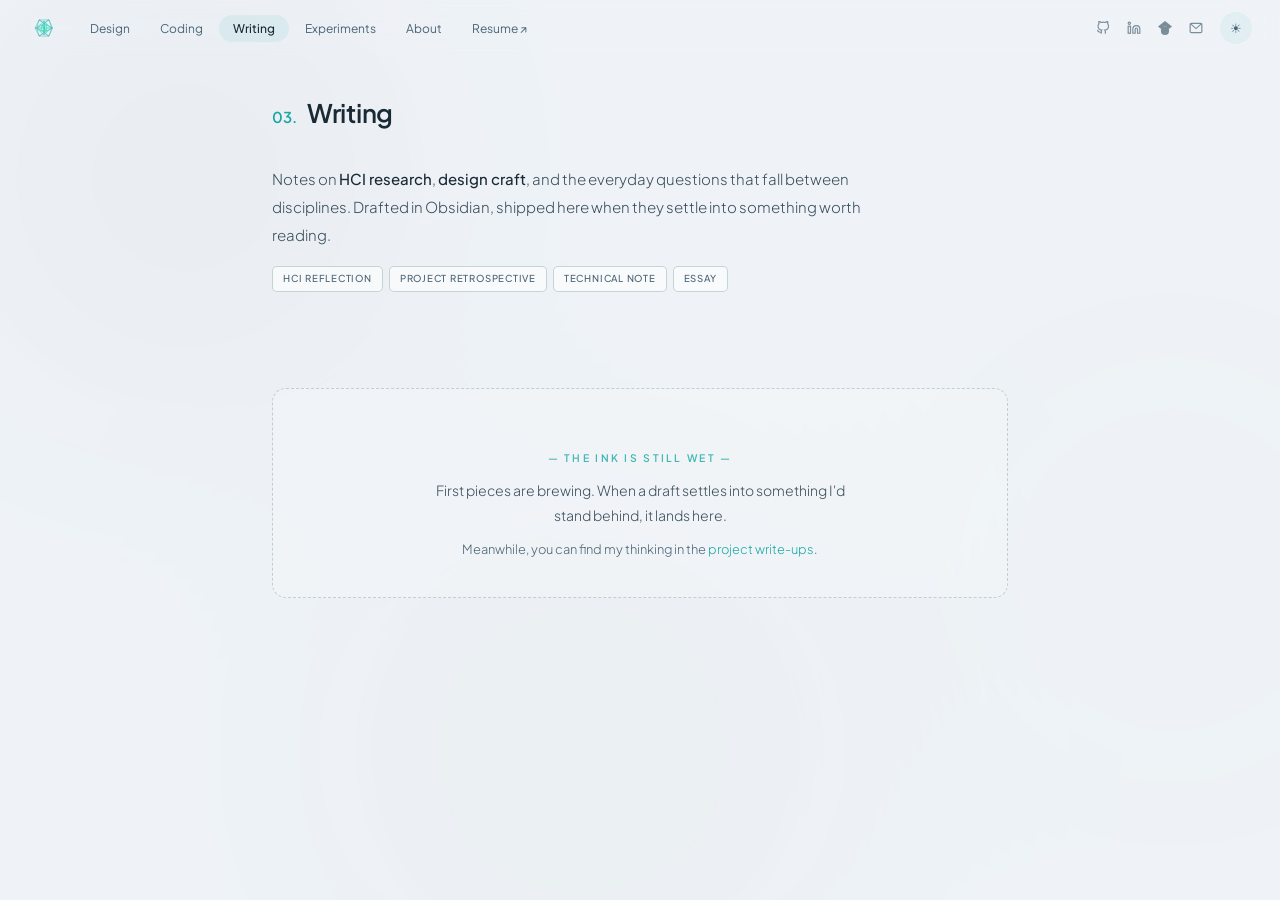
<file: writing.html>
<!DOCTYPE html>
<html lang="en" data-theme="light">
<head>
<meta charset="UTF-8">
<meta name="viewport" content="width=device-width, initial-scale=1.0">
<title>Writing · Yunning (Riley) Tang</title>
<link rel="icon" type="image/svg+xml" href="assets/favicon.svg">
<link rel="preconnect" href="https://fonts.googleapis.com">
<link href="https://fonts.googleapis.com/css2?family=Plus+Jakarta+Sans:wght@300;400;500;600;700&display=swap" rel="stylesheet">
<style>
*,*::before,*::after{margin:0;padding:0;box-sizing:border-box}
html[data-theme="dark"]{--bg:#12141a;--text:#d8e6ed;--text-2:#8faab8;--text-3:#6a7e8c;--text-4:#3a4650;--glass:rgba(26,30,36,0.6);--glass-b:rgba(60,68,78,0.7);--glass-bh:rgba(100,112,128,0.6);--card-bg:rgba(26,29,34,0.72);--tag-bg:rgba(16,18,24,0.5);--teal:#5fd4b0}
html[data-theme="light"]{--bg:#f0f4f7;--text:#1a2a35;--text-2:#3a4f5c;--text-3:#4a6476;--text-4:#7a8e9a;--glass:rgba(255,255,255,0.55);--glass-b:rgba(20,80,80,0.22);--glass-bh:rgba(20,80,80,0.38);--card-bg:rgba(255,255,255,0.6);--tag-bg:rgba(255,255,255,0.6)}
:root{--teal:#18a8a2;--green:#18e0a0;--cyan:#38d8c8;--blue:#2878e8;--font:'Plus Jakarta Sans',-apple-system,BlinkMacSystemFont,'Segoe UI',sans-serif}
html{scroll-behavior:smooth}
body{font-family:var(--font);background:var(--bg);color:var(--text);overflow-x:hidden;-webkit-font-smoothing:antialiased;transition:background .5s,color .5s;scrollbar-width:thin;scrollbar-color:rgba(128,128,128,.2) transparent}
body::-webkit-scrollbar{width:6px}body::-webkit-scrollbar-track{background:transparent}body::-webkit-scrollbar-thumb{background:rgba(128,128,128,.2);border-radius:3px}
a{text-decoration:none;color:inherit}a,button{cursor:pointer}
#rippleCanvas{position:fixed;inset:0;z-index:0;pointer-events:none}
.ocean{position:fixed;inset:0;z-index:0;overflow:hidden;pointer-events:none;transition:opacity .5s}
html[data-theme="light"] .ocean{opacity:.12}
html[data-theme="dark"] .ocean{opacity:.18}
.ocean .b{position:absolute;border-radius:50%;filter:blur(140px)}
.b1{width:500px;height:500px;background:radial-gradient(circle,rgba(8,56,92,.7),transparent 70%);top:-8%;left:-5%;animation:d1 28s ease-in-out infinite}
.b2{width:420px;height:420px;background:radial-gradient(circle,rgba(24,168,162,.45),transparent 70%);top:40%;right:-8%;animation:d2 33s ease-in-out infinite}
.b3{width:550px;height:550px;background:radial-gradient(circle,rgba(6,72,56,.55),transparent 70%);bottom:-14%;left:24%;animation:d3 37s ease-in-out infinite}
@keyframes d1{0%,100%{transform:translate(0,0) scale(1)}33%{transform:translate(50px,80px) scale(1.06)}66%{transform:translate(20px,120px) scale(.95)}}
@keyframes d2{0%,100%{transform:translate(0,0) scale(1)}33%{transform:translate(-60px,30px) scale(1.05)}66%{transform:translate(-80px,-40px) scale(1.08)}}
@keyframes d3{0%,100%{transform:translate(0,0) scale(1)}50%{transform:translate(50px,-60px) scale(1.05)}}

.topbar{position:fixed;top:0;left:0;right:0;height:56px;z-index:50;display:flex;align-items:center;justify-content:space-between;padding:0 28px;backdrop-filter:blur(20px) saturate(1.1);-webkit-backdrop-filter:blur(20px) saturate(1.1);background:transparent}
.topbar-left{display:flex;align-items:center;gap:16px}
.topbar-logo{width:32px;height:32px;display:flex;align-items:center;justify-content:center;text-decoration:none;flex-shrink:0;transition:transform .35s cubic-bezier(.23,1,.32,1)}
.topbar-logo:hover{transform:scale(1.12)}
.topbar-logo canvas{display:block}
.topbar-nav{display:flex;align-items:center;gap:2px}
.topbar-nav a{font-size:.75rem;font-weight:400;color:var(--text-3);text-decoration:none;padding:6px 14px;border-radius:20px;transition:all .35s cubic-bezier(.23,1,.32,1);white-space:nowrap}
.topbar-nav a:hover{color:var(--text);background:rgba(24,168,162,.06)}
.topbar-nav a.active{color:var(--text);font-weight:500;background:rgba(24,168,162,.08)}
.topbar-right{display:flex;align-items:center;gap:10px}
.topbar-right .socials{display:flex;gap:3px}
.topbar-right .socials a{width:28px;height:28px;border-radius:6px;display:flex;align-items:center;justify-content:center;color:var(--text-4);text-decoration:none;transition:all .3s}
.topbar-right .socials a:hover{color:var(--teal);background:rgba(24,168,162,.06)}
.topbar-right .socials a svg{width:14px;height:14px}
.theme-glass{width:32px;height:32px;border-radius:50%;border:none;background:rgba(24,168,162,.06);color:var(--text-3);display:flex;align-items:center;justify-content:center;font-size:.8rem;transition:all .35s cubic-bezier(.23,1,.32,1);overflow:hidden;position:relative}
.theme-glass:hover{transform:scale(1.08);color:var(--teal);background:rgba(24,168,162,.1)}
.theme-glass .im,.theme-glass .is{position:absolute;transition:all .4s cubic-bezier(.23,1,.32,1)}
html[data-theme="dark"] .theme-glass .is{opacity:0;transform:rotate(90deg) scale(.4)}
html[data-theme="dark"] .theme-glass .im{opacity:1;transform:rotate(0) scale(1)}
html[data-theme="light"] .theme-glass .is{opacity:1;transform:rotate(0) scale(1)}
html[data-theme="light"] .theme-glass .im{opacity:0;transform:rotate(-90deg) scale(.4)}

.hamburger{display:none;width:36px;height:36px;border:none;background:none;color:var(--text-2);flex-direction:column;align-items:center;justify-content:center;gap:5px;border-radius:50%;transition:all .3s}
.hamburger:hover{color:var(--text)}
.hamburger span{display:block;width:18px;height:1.5px;background:currentColor;border-radius:1px;transition:all .3s}
.mobile-menu{display:none;position:fixed;top:56px;left:0;right:0;z-index:49;padding:12px 20px 16px;backdrop-filter:blur(24px) saturate(1.1);-webkit-backdrop-filter:blur(24px) saturate(1.1);background:var(--glass);border-bottom:1px solid var(--glass-b);transform:translateY(-100%);opacity:0;transition:transform .3s cubic-bezier(.23,1,.32,1),opacity .3s}
.mobile-menu.open{transform:translateY(0);opacity:1}
.mobile-menu a{display:block;font-size:.8125rem;color:var(--text-2);text-decoration:none;padding:10px 12px;border-radius:10px;transition:all .25s}
.mobile-menu a:hover,.mobile-menu a.active{color:var(--text);background:rgba(24,168,162,.06)}
.mobile-menu .mob-socials{display:flex;gap:6px;padding:10px 12px 0;border-top:1px solid var(--glass-b);margin-top:8px}
.mobile-menu .mob-socials a{display:flex;width:28px;height:28px;padding:0;align-items:center;justify-content:center;border-radius:6px}
.mobile-menu .mob-socials a svg{width:14px;height:14px}

.content{position:relative;z-index:1;max-width:800px;margin:0 auto;padding:80px 32px 0}

.page-header{display:flex;justify-content:space-between;align-items:baseline;margin-bottom:36px;padding-top:16px}
.page-header .left{display:flex;align-items:baseline;gap:10px}
.page-header .sn{font-size:.9375rem;font-weight:600;color:var(--teal)}
.page-header h1{font-size:clamp(1.2rem,2vw,1.6rem);font-weight:600;letter-spacing:-.01em}

/* Intro */
.intro{font-size:.9375rem;font-weight:300;color:var(--text-2);line-height:1.85;margin-bottom:48px;max-width:640px}
.intro strong{color:var(--text);font-weight:500}
.intro .topics{display:flex;flex-wrap:wrap;gap:6px;margin-top:18px}
.intro .topics span{font-size:.6rem;font-weight:500;letter-spacing:.08em;text-transform:uppercase;color:var(--text-3);padding:3px 10px;border-radius:5px;background:var(--tag-bg);border:1px solid var(--glass-b)}

/* Writing list */
.wl{display:flex;flex-direction:column;margin-bottom:48px}
.wi{display:flex;align-items:flex-start;gap:24px;padding:22px 14px;border-bottom:1px solid var(--glass-b);transition:all .35s cubic-bezier(.23,1,.32,1);text-decoration:none;color:inherit;margin:0 -14px;border-radius:0}
.wi:hover{background:rgba(24,168,162,.04);border-radius:10px;border-bottom-color:transparent}
.wi .date{font-size:.68rem;font-weight:500;letter-spacing:.12em;text-transform:uppercase;color:var(--text-4);min-width:96px;flex-shrink:0;padding-top:6px}
.wi .body{flex:1;min-width:0}
.wi .tag{display:inline-block;font-size:.6rem;font-weight:500;letter-spacing:.08em;text-transform:uppercase;color:var(--teal);padding:2px 8px;border-radius:5px;background:rgba(24,168,162,.06);border:1px solid rgba(24,168,162,.1);margin-bottom:10px}
.wi h3{font-size:1rem;font-weight:600;line-height:1.4;margin-bottom:6px;letter-spacing:-.01em;transition:color .3s;color:var(--text)}
.wi:hover h3{color:var(--teal)}
.wi p{font-size:.8125rem;font-weight:300;color:var(--text-3);line-height:1.7}

/* Empty state */
.empty{padding:56px 24px 36px;text-align:center;border:1px dashed var(--glass-b);border-radius:14px;background:rgba(255,255,255,.02)}
html[data-theme="light"] .empty{background:rgba(255,255,255,.2)}
.empty .ink{display:inline-block;margin-bottom:14px;font-size:.65rem;letter-spacing:.22em;text-transform:uppercase;color:var(--teal);font-weight:600;opacity:.8}
.empty p{font-size:.875rem;font-weight:300;color:var(--text-2);line-height:1.8;max-width:440px;margin:0 auto}
.empty p + p{margin-top:10px;font-size:.8rem;color:var(--text-3)}

.fi{opacity:0;transform:translateY(20px);transition:opacity .55s,transform .55s}.fi.vis{opacity:1;transform:translateY(0)}

@media(max-width:700px){
  .topbar-nav,.topbar-right .socials{display:none}
  .hamburger{display:flex}
  .mobile-menu{display:block}
  .content{padding:72px 16px 0}
  .wi{flex-direction:column;align-items:flex-start;gap:8px;padding:18px 14px}
  .wi .date{min-width:auto;padding-top:0}
}
</style>
</head>
<body>
<canvas id="rippleCanvas"></canvas>
<div class="ocean"><div class="b b1"></div><div class="b b2"></div><div class="b b3"></div></div>

<header class="topbar">
  <div class="topbar-left">
    <button class="hamburger" id="menuBtn" aria-label="Menu"><span></span><span></span><span></span></button>
    <a href="index.html" class="topbar-logo" aria-label="Home"><canvas></canvas></a>
    <nav class="topbar-nav">
      <a href="design.html">Design</a>
      <a href="coding.html">Coding</a>
      <a href="writing.html" class="active">Writing</a>
      <a href="index.html#experiments">Experiments</a>
      <a href="about.html">About</a>
      <a href="assets/resume.pdf" target="_blank" rel="noopener noreferrer">Resume ↗</a>
    </nav>
  </div>
  <div class="topbar-right">
    <div class="socials">
      <a href="https://github.com/yunningtang" title="GitHub"><svg viewBox="0 0 24 24" fill="none" stroke="currentColor" stroke-width="2"><path d="M9 19c-5 1.5-5-2.5-7-3m14 6v-3.87a3.37 3.37 0 0 0-.94-2.61c3.14-.35 6.44-1.54 6.44-7A5.44 5.44 0 0 0 20 4.77 5.07 5.07 0 0 0 19.91 1S18.73.65 16 2.48a13.38 13.38 0 0 0-7 0C6.27.65 5.09 1 5.09 1A5.07 5.07 0 0 0 5 4.77a5.44 5.44 0 0 0-1.5 3.78c0 5.42 3.3 6.61 6.44 7A3.37 3.37 0 0 0 9 18.13V22"/></svg></a>
      <a href="#" title="LinkedIn"><svg viewBox="0 0 24 24" fill="none" stroke="currentColor" stroke-width="2"><path d="M16 8a6 6 0 0 1 6 6v7h-4v-7a2 2 0 0 0-4 0v7h-4v-7a6 6 0 0 1 6-6z"/><rect x="2" y="9" width="4" height="12"/><circle cx="4" cy="4" r="2"/></svg></a>
      <a href="#" title="Google Scholar"><svg viewBox="0 0 24 24" fill="currentColor" stroke="none"><path d="M5.242 13.769L0 9.5 12 0l12 9.5-5.242 4.269C17.548 11.249 14.978 9.5 12 9.5c-2.977 0-5.548 1.748-6.758 4.269zM12 10a7 7 0 1 0 0 14 7 7 0 0 0 0-14z"/></svg></a>
      <a href="#" title="Email"><svg viewBox="0 0 24 24" fill="none" stroke="currentColor" stroke-width="2"><rect x="2" y="4" width="20" height="16" rx="2"/><polyline points="22,4 12,13 2,4"/></svg></a>
    </div>
    <button class="theme-glass" id="themeBtn"><span class="im">☾</span><span class="is">☀</span></button>
  </div>
</header>

<div class="mobile-menu" id="mobileMenu">
  <a href="design.html">Design Projects</a>
  <a href="coding.html">Coding Projects</a>
  <a href="writing.html" class="active">Writing</a>
  <a href="index.html#experiments">Experiments / Arts</a>
  <a href="about.html">About</a>
  <a href="assets/resume.pdf" target="_blank" rel="noopener noreferrer">Resume / CV ↗</a>
  <div class="mob-socials">
    <a href="https://github.com/yunningtang" title="GitHub"><svg viewBox="0 0 24 24" fill="none" stroke="currentColor" stroke-width="2"><path d="M9 19c-5 1.5-5-2.5-7-3m14 6v-3.87a3.37 3.37 0 0 0-.94-2.61c3.14-.35 6.44-1.54 6.44-7A5.44 5.44 0 0 0 20 4.77 5.07 5.07 0 0 0 19.91 1S18.73.65 16 2.48a13.38 13.38 0 0 0-7 0C6.27.65 5.09 1 5.09 1A5.07 5.07 0 0 0 5 4.77a5.44 5.44 0 0 0-1.5 3.78c0 5.42 3.3 6.61 6.44 7A3.37 3.37 0 0 0 9 18.13V22"/></svg></a>
    <a href="#" title="LinkedIn"><svg viewBox="0 0 24 24" fill="none" stroke="currentColor" stroke-width="2"><path d="M16 8a6 6 0 0 1 6 6v7h-4v-7a2 2 0 0 0-4 0v7h-4v-7a6 6 0 0 1 6-6z"/><rect x="2" y="9" width="4" height="12"/><circle cx="4" cy="4" r="2"/></svg></a>
    <a href="#" title="Google Scholar"><svg viewBox="0 0 24 24" fill="currentColor" stroke="none"><path d="M5.242 13.769L0 9.5 12 0l12 9.5-5.242 4.269C17.548 11.249 14.978 9.5 12 9.5c-2.977 0-5.548 1.748-6.758 4.269zM12 10a7 7 0 1 0 0 14 7 7 0 0 0 0-14z"/></svg></a>
    <a href="#" title="Email"><svg viewBox="0 0 24 24" fill="none" stroke="currentColor" stroke-width="2"><rect x="2" y="4" width="20" height="16" rx="2"/><polyline points="22,4 12,13 2,4"/></svg></a>
  </div>
</div>

<main class="content">
  <div class="page-header fi">
    <div class="left"><span class="sn">03.</span><h1>Writing</h1></div>
  </div>

  <p class="intro fi">
    Notes on <strong>HCI research</strong>, <strong>design craft</strong>, and the everyday questions that fall between disciplines. Drafted in Obsidian, shipped here when they settle into something worth reading.
    <span class="topics">
      <span>HCI Reflection</span>
      <span>Project Retrospective</span>
      <span>Technical Note</span>
      <span>Essay</span>
    </span>
  </p>

  <div class="wl">
    <!-- Add article entries here. Example pattern:
    <a href="writing/slug-name.html" class="wi">
      <div class="date">2026 · Apr</div>
      <div class="body">
        <span class="tag">HCI Reflection</span>
        <h3>Article Title Goes Here</h3>
        <p>A one-line excerpt or subtitle.</p>
      </div>
    </a>
    -->
  </div>

  <div class="empty fi">
    <div class="ink">— The ink is still wet —</div>
    <p>First pieces are brewing. When a draft settles into something I'd stand behind, it lands here.</p>
    <p>Meanwhile, you can find my thinking in the <a href="design.html" style="color:var(--teal)">project write-ups</a>.</p>
  </div>

  <div style="height:60px"></div>
</main>

<script>
const html=document.documentElement;
document.getElementById('themeBtn').addEventListener('click',()=>{const n=html.dataset.theme==='dark'?'light':'dark';html.dataset.theme=n;try{localStorage.setItem('theme',n)}catch(e){}});
try{const s=localStorage.getItem('theme');if(s)html.dataset.theme=s}catch(e){}
document.getElementById('menuBtn').addEventListener('click',()=>{document.getElementById('mobileMenu').classList.toggle('open')});

// Topbar logo (nested sacred geometry, mirrors hero)
!function(){const cv=document.querySelector('.topbar-logo canvas');if(!cv)return;
const ct=cv.getContext('2d'),SZ=32,DPR=Math.min(devicePixelRatio,2);
cv.width=SZ*DPR;cv.height=SZ*DPR;cv.style.width=SZ+'px';cv.style.height=SZ+'px';ct.scale(DPR,DPR);
const PH=(1+Math.sqrt(5))/2,NI=1/Math.sqrt(PH+2),NT=1/Math.sqrt(3);
const VI=[[0,1,PH],[0,-1,PH],[0,1,-PH],[0,-1,-PH],[1,PH,0],[-1,PH,0],[1,-PH,0],[-1,-PH,0],[PH,0,1],[-PH,0,1],[PH,0,-1],[-PH,0,-1]].map(v=>v.map(a=>a*NI));
const EI=[[0,1],[0,4],[0,5],[0,8],[0,9],[1,6],[1,7],[1,8],[1,9],[2,3],[2,4],[2,5],[2,10],[2,11],[3,6],[3,7],[3,10],[3,11],[4,5],[4,8],[4,10],[5,9],[5,11],[6,7],[6,8],[6,10],[7,9],[7,11],[8,10],[9,11]];
const VO=[[1,0,0],[-1,0,0],[0,1,0],[0,-1,0],[0,0,1],[0,0,-1]];
const EO=[[0,2],[0,3],[0,4],[0,5],[1,2],[1,3],[1,4],[1,5],[2,4],[2,5],[3,4],[3,5]];
const VT=[[1,1,1],[1,-1,-1],[-1,1,-1],[-1,-1,1]].map(v=>v.map(a=>a*NT));
const ET=[[0,1],[0,2],[0,3],[1,2],[1,3],[2,3]];
const CX=SZ/2,CY=SZ/2;
function dr(V,E,r,ly,lz,rgb,op,pY,pX){const c1=Math.cos(ly),s1=Math.sin(ly),c2=Math.cos(lz),s2=Math.sin(lz),cY=Math.cos(pY),sY=Math.sin(pY),cX=Math.cos(pX),sX=Math.sin(pX);
const P=V.map(([a,b,c])=>{const a1=a*c1+c*s1,c3=-a*s1+c*c1,a2=a1*c2-b*s2,b1=a1*s2+b*c2,x1=a2*cY+c3*sY,z1=-a2*sY+c3*cY,y2=b1*cX-z1*sX,z2=b1*sX+z1*cX,p=1/(1+z2*.15);return[CX+x1*r*p,CY+y2*r*p,z2]});
const es=E.map(([a,b])=>({a,b,z:(P[a][2]+P[b][2])/2}));es.sort((a,b)=>a.z-b.z);
es.forEach(({a,b,z})=>{const d=(z+1)/2;ct.strokeStyle=`rgba(${rgb},${Math.min(1,op*(.35+d*.85))})`;ct.lineWidth=1;ct.beginPath();ct.moveTo(P[a][0],P[a][1]);ct.lineTo(P[b][0],P[b][1]);ct.stroke()})}
let t=0;function lp(){requestAnimationFrame(lp);t+=.006;ct.clearRect(0,0,SZ,SZ);const dk=html.dataset.theme==='dark',B=SZ*.22;
dr(VI,EI,B*1.35,0,0,'24,168,162',dk?.45:.5,t,t*.4);
dr(VO,EO,B*1.0,-t*.5,t*.3,'56,216,200',dk?.6:.62,t,t*.4);
dr(VT,ET,B*.65,t*.8,t*.4,'24,224,160',dk?.75:.78,t,t*.4)}lp()}();

// Ripple
!function(){const rc=document.getElementById('rippleCanvas'),rx=rc.getContext('2d');let W,H,b1,b2,img;
function init(){W=Math.floor(innerWidth/4);H=Math.floor(innerHeight/4);rc.width=innerWidth;rc.height=innerHeight;b1=new Int16Array(W*H);b2=new Int16Array(W*H);img=rx.createImageData(W,H)}
init();addEventListener('resize',init);
function drop(cx,cy,r,s){cx=Math.floor(cx/4);cy=Math.floor(cy/4);for(let y=cy-r;y<cy+r;y++)for(let x=cx-r;x<cx+r;x++)if(x>=0&&x<W&&y>=0&&y<H&&(x-cx)*(x-cx)+(y-cy)*(y-cy)<r*r)b1[y*W+x]+=s}
let lt=0;document.addEventListener('mousemove',e=>{const n=Date.now();if(n-lt>60){drop(e.clientX,e.clientY,3,100);lt=n}},true);
addEventListener('click',e=>drop(e.clientX,e.clientY,6,400));
setInterval(()=>drop(Math.random()*W*4,Math.random()*H*4,2+Math.random()*3,60+Math.random()*80),2500);
function step(){requestAnimationFrame(step);const dk=html.dataset.theme==='dark';const bR=dk?5:240,bG=dk?11:244,bB=dk?16:247;
for(let i=W+1;i<W*(H-1)-1;i++){b2[i]=((b1[i-1]+b1[i+1]+b1[i-W]+b1[i+W])>>1)-b2[i];b2[i]-=b2[i]>>5}
const d=img.data;for(let i=0;i<W*H;i++){const v=b2[i],sh=Math.max(-30,Math.min(30,v>>3));d[i*4]=Math.min(255,Math.max(0,bR+sh+(dk&&v>12?v>>4:0)));d[i*4+1]=Math.min(255,Math.max(0,bG+sh+(dk&&v>12?v>>3:0)));d[i*4+2]=Math.min(255,Math.max(0,bB+sh+(dk&&v>12?v>>3:0)+(dk&&v>20?4:0)));d[i*4+3]=dk?22:14}
rx.putImageData(img,0,0);rx.save();rx.globalCompositeOperation='copy';rx.drawImage(rc,0,0,W,H,0,0,rc.width,rc.height);rx.restore();
const t=b1;b1=b2;b2=t}step()}();

const obs=new IntersectionObserver(en=>{en.forEach(e=>{if(e.isIntersecting){setTimeout(()=>e.target.classList.add('vis'),+(e.target.dataset.delay||0));obs.unobserve(e.target)}})},{threshold:.08});
document.querySelectorAll('.fi,.wi').forEach(el=>obs.observe(el));
</script>
</body>
</html>
</file>
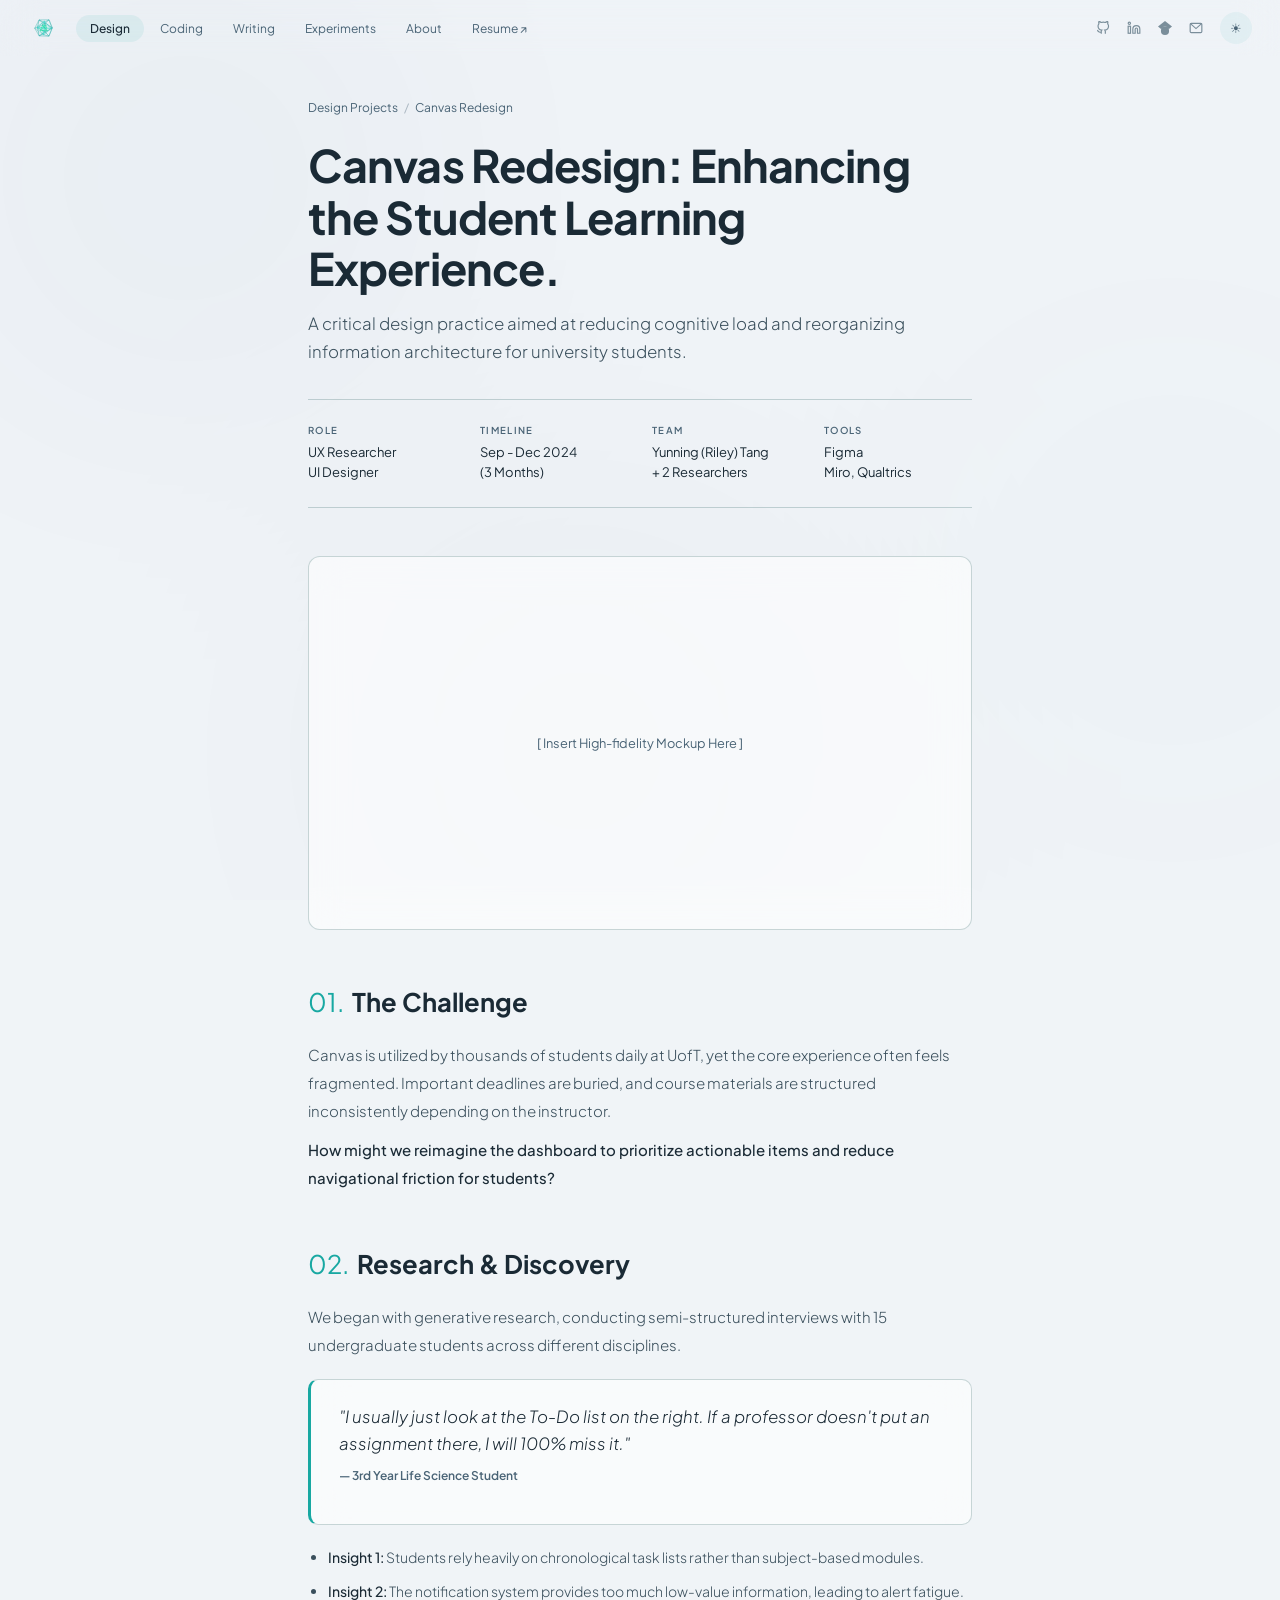
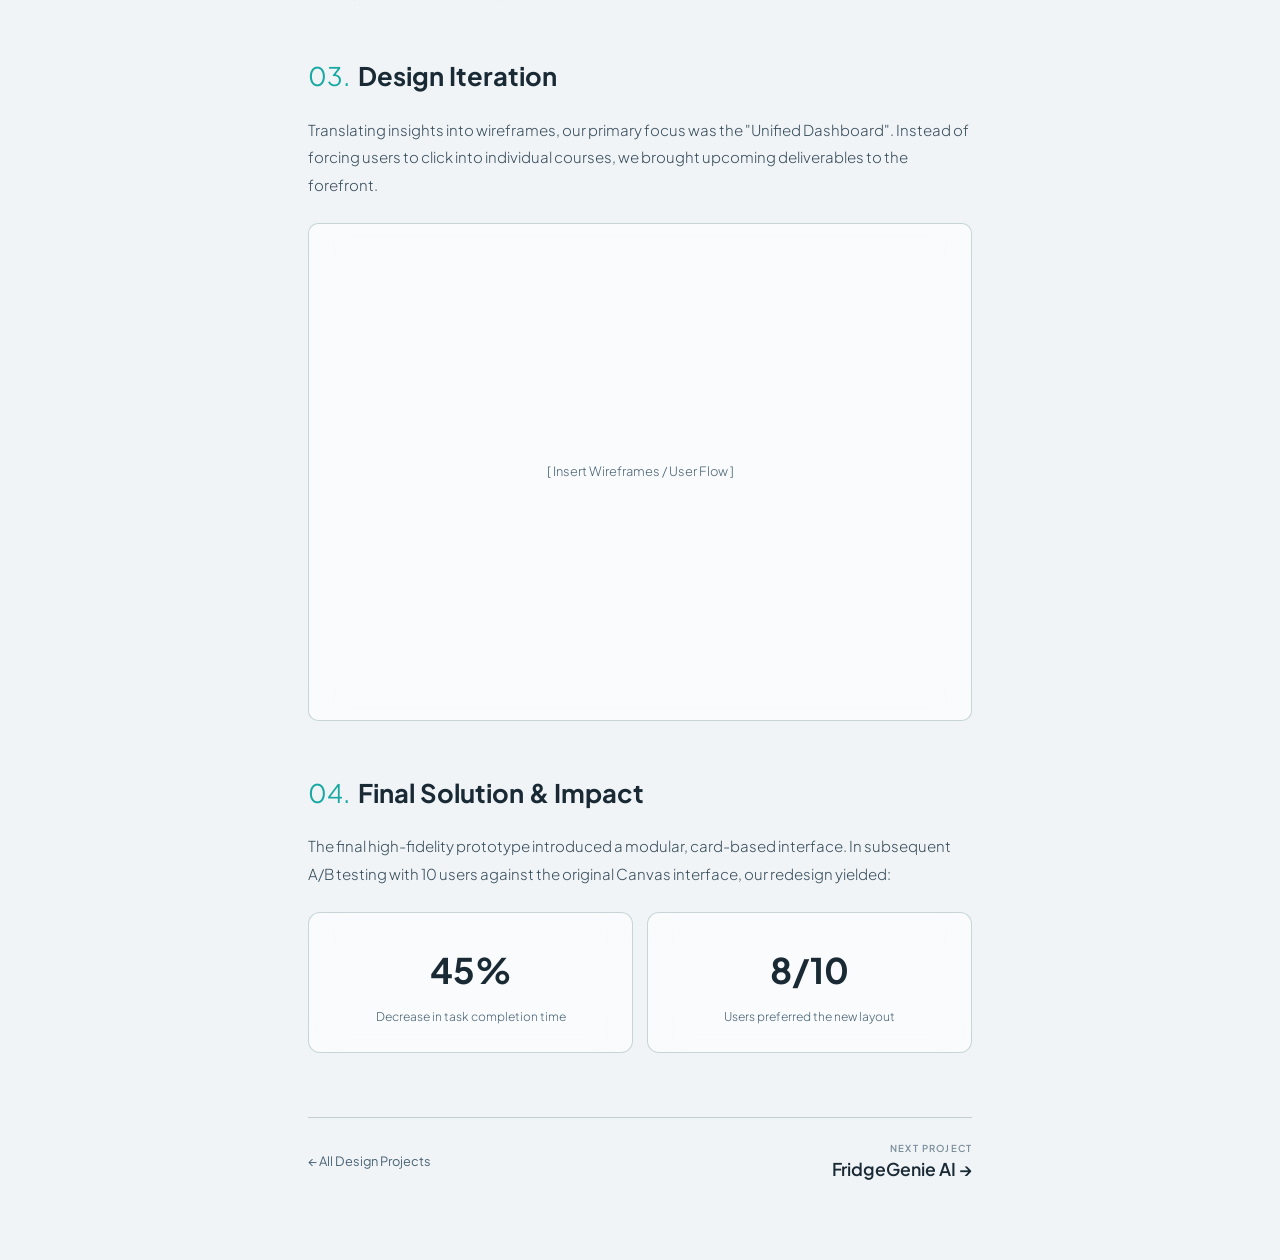
<file: projects/canvas-redesign.html>
<!DOCTYPE html>
<html lang="en" data-theme="light">
<head>
<meta charset="UTF-8">
<meta name="viewport" content="width=device-width, initial-scale=1.0">
<title>Canvas Redesign · Yunning (Riley) Tang</title>
<link rel="icon" type="image/svg+xml" href="../assets/favicon.svg">
<link rel="preconnect" href="https://fonts.googleapis.com">
<link href="https://fonts.googleapis.com/css2?family=Plus+Jakarta+Sans:wght@300;400;500;600;700&display=swap" rel="stylesheet">
<style>
*,*::before,*::after{margin:0;padding:0;box-sizing:border-box}
html[data-theme="dark"]{--bg:#12141a;--text:#d8e6ed;--text-2:#8faab8;--text-3:#6a7e8c;--text-4:#3a4650;--glass:rgba(26,30,36,0.6);--glass-b:rgba(60,68,78,0.7);--glass-bh:rgba(100,112,128,0.6);--card-bg:rgba(26,29,34,0.72);--tag-bg:rgba(16,18,24,0.5);--teal:#5fd4b0}
html[data-theme="light"]{--bg:#f0f4f7;--text:#1a2a35;--text-2:#3a4f5c;--text-3:#4a6476;--text-4:#7a8e9a;--glass:rgba(255,255,255,0.55);--glass-b:rgba(20,80,80,0.22);--glass-bh:rgba(20,80,80,0.38);--card-bg:rgba(255,255,255,0.6);--tag-bg:rgba(255,255,255,0.6)}
:root{--teal:#18a8a2;--green:#18e0a0;--cyan:#38d8c8;--blue:#2878e8;--font:'Plus Jakarta Sans',-apple-system,BlinkMacSystemFont,'Segoe UI',sans-serif}
html{scroll-behavior:smooth}
body{font-family:var(--font);background:var(--bg);color:var(--text);overflow-x:hidden;-webkit-font-smoothing:antialiased;transition:background .5s,color .5s;scrollbar-width:thin;scrollbar-color:rgba(128,128,128,.2) transparent}
body::-webkit-scrollbar{width:6px}body::-webkit-scrollbar-track{background:transparent}body::-webkit-scrollbar-thumb{background:rgba(128,128,128,.2);border-radius:3px}
a{text-decoration:none;color:inherit}a,button{cursor:pointer}
#rippleCanvas{position:fixed;inset:0;z-index:0;pointer-events:none}
.ocean{position:fixed;inset:0;z-index:0;overflow:hidden;pointer-events:none;transition:opacity .5s}
html[data-theme="light"] .ocean{opacity:.12}
html[data-theme="dark"] .ocean{opacity:.18}
.ocean .b{position:absolute;border-radius:50%;filter:blur(140px)}
.b1{width:500px;height:500px;background:radial-gradient(circle,rgba(8,56,92,.7),transparent 70%);top:-8%;left:-5%;animation:d1 28s ease-in-out infinite}
.b2{width:420px;height:420px;background:radial-gradient(circle,rgba(24,168,162,.45),transparent 70%);top:40%;right:-8%;animation:d2 33s ease-in-out infinite}
.b3{width:550px;height:550px;background:radial-gradient(circle,rgba(6,72,56,.55),transparent 70%);bottom:-14%;left:24%;animation:d3 37s ease-in-out infinite}
@keyframes d1{0%,100%{transform:translate(0,0) scale(1)}33%{transform:translate(50px,80px) scale(1.06)}66%{transform:translate(20px,120px) scale(.95)}}
@keyframes d2{0%,100%{transform:translate(0,0) scale(1)}33%{transform:translate(-60px,30px) scale(1.05)}66%{transform:translate(-80px,-40px) scale(1.08)}}
@keyframes d3{0%,100%{transform:translate(0,0) scale(1)}50%{transform:translate(50px,-60px) scale(1.05)}}

/* ===== TOP NAVBAR ===== */
.topbar{position:fixed;top:0;left:0;right:0;height:56px;z-index:50;display:flex;align-items:center;justify-content:space-between;padding:0 28px;backdrop-filter:blur(20px) saturate(1.1);-webkit-backdrop-filter:blur(20px) saturate(1.1);background:transparent}
.topbar-left{display:flex;align-items:center;gap:16px}
.topbar-logo{width:32px;height:32px;display:flex;align-items:center;justify-content:center;text-decoration:none;flex-shrink:0;transition:transform .35s cubic-bezier(.23,1,.32,1)}
.topbar-logo:hover{transform:scale(1.12)}
.topbar-logo canvas{display:block}
.topbar-nav{display:flex;align-items:center;gap:2px}
.topbar-nav a{font-size:.75rem;font-weight:400;color:var(--text-3);text-decoration:none;padding:6px 14px;border-radius:20px;transition:all .35s cubic-bezier(.23,1,.32,1);white-space:nowrap}
.topbar-nav a:hover{color:var(--text);background:rgba(24,168,162,.06)}
.topbar-nav a.active{color:var(--text);font-weight:500;background:rgba(24,168,162,.08)}
.topbar-right{display:flex;align-items:center;gap:10px}
.topbar-right .socials{display:flex;gap:3px}
.topbar-right .socials a{width:28px;height:28px;border-radius:6px;display:flex;align-items:center;justify-content:center;color:var(--text-4);text-decoration:none;transition:all .3s}
.topbar-right .socials a:hover{color:var(--teal);background:rgba(24,168,162,.06)}
.topbar-right .socials a svg{width:14px;height:14px}
.theme-glass{width:32px;height:32px;border-radius:50%;border:none;background:rgba(24,168,162,.06);color:var(--text-3);display:flex;align-items:center;justify-content:center;font-size:.8rem;transition:all .35s cubic-bezier(.23,1,.32,1);overflow:hidden;position:relative}
.theme-glass:hover{transform:scale(1.08);color:var(--teal);background:rgba(24,168,162,.1)}
.theme-glass .im,.theme-glass .is{position:absolute;transition:all .4s cubic-bezier(.23,1,.32,1)}
html[data-theme="dark"] .theme-glass .is{opacity:0;transform:rotate(90deg) scale(.4)}
html[data-theme="dark"] .theme-glass .im{opacity:1;transform:rotate(0) scale(1)}
html[data-theme="light"] .theme-glass .is{opacity:1;transform:rotate(0) scale(1)}
html[data-theme="light"] .theme-glass .im{opacity:0;transform:rotate(-90deg) scale(.4)}
.hamburger{display:none;width:36px;height:36px;border:none;background:none;color:var(--text-2);flex-direction:column;align-items:center;justify-content:center;gap:5px;border-radius:50%;transition:all .3s}
.hamburger:hover{color:var(--text)}
.hamburger span{display:block;width:18px;height:1.5px;background:currentColor;border-radius:1px;transition:all .3s}
.mobile-menu{display:none;position:fixed;top:56px;left:0;right:0;z-index:49;padding:12px 20px 16px;backdrop-filter:blur(24px) saturate(1.1);-webkit-backdrop-filter:blur(24px) saturate(1.1);background:var(--glass);border-bottom:1px solid var(--glass-b);transform:translateY(-100%);opacity:0;transition:transform .3s cubic-bezier(.23,1,.32,1),opacity .3s}
.mobile-menu.open{transform:translateY(0);opacity:1}
.mobile-menu a{display:block;font-size:.8125rem;color:var(--text-2);text-decoration:none;padding:10px 12px;border-radius:10px;transition:all .25s}
.mobile-menu a:hover,.mobile-menu a.active{color:var(--text);background:rgba(24,168,162,.06)}
.mobile-menu .mob-socials{display:flex;gap:6px;padding:10px 12px 0;border-top:1px solid var(--glass-b);margin-top:8px}
.mobile-menu .mob-socials a{display:flex;width:28px;height:28px;padding:0;align-items:center;justify-content:center;border-radius:6px}
.mobile-menu .mob-socials a svg{width:14px;height:14px}

/* ===== CONTENT ===== */
.content{position:relative;z-index:1;max-width:720px;margin:0 auto;padding:100px 28px 80px}

/* Breadcrumb */
.breadcrumb{font-size:.75rem;color:var(--text-3);margin-bottom:24px;display:flex;align-items:center;gap:6px}
.breadcrumb a{color:var(--text-3);transition:color .3s}.breadcrumb a:hover{color:var(--teal)}
.breadcrumb .sep{opacity:.4}

/* Article styles */
.case-header{margin-bottom:48px}
.case-header h1{font-size:clamp(1.8rem,4vw,2.8rem);font-weight:700;line-height:1.15;letter-spacing:-.02em;margin-bottom:16px}
.case-header .subtitle{font-size:1.05rem;font-weight:300;color:var(--text-2);line-height:1.7;margin-bottom:32px}
.meta-grid{display:grid;grid-template-columns:repeat(4,1fr);gap:24px;padding:24px 0;border-top:1px solid var(--glass-b);border-bottom:1px solid var(--glass-b)}
.meta-grid h3{font-size:.6rem;font-weight:600;letter-spacing:.14em;text-transform:uppercase;color:var(--text-3);margin-bottom:6px}
.meta-grid p{font-size:.8125rem;color:var(--text);line-height:1.6}
.hero-img{width:100%;aspect-ratio:16/9;background:var(--card-bg);backdrop-filter:blur(18px);border:1px solid var(--glass-b);border-radius:12px;display:flex;align-items:center;justify-content:center;margin-bottom:48px;overflow:hidden}
.hero-img span{font-size:.8rem;color:var(--text-3)}
article{font-size:.9375rem;font-weight:300;color:var(--text-2);line-height:1.85}
article section{margin-bottom:48px}
article h2{font-size:clamp(1.2rem,2.5vw,1.6rem);font-weight:700;color:var(--text);margin-bottom:16px}
article h2 .sn{font-weight:400;color:var(--teal);margin-right:8px}
article p{margin-bottom:12px}
article strong{color:var(--text);font-weight:500}
article ul{list-style:disc;padding-left:20px;margin-top:8px}
article ul li{margin-bottom:8px;font-size:.875rem}
article ul li span.key{color:var(--text);font-weight:500}
.quote-card{backdrop-filter:blur(18px);background:var(--card-bg);border:1px solid var(--glass-b);border-left:3px solid var(--teal);border-radius:10px;padding:24px 28px;margin:20px 0}
.quote-card p.q{font-style:italic;font-size:1.05rem;color:var(--text);line-height:1.6;margin-bottom:8px}
.quote-card p.a{font-size:.75rem;font-weight:600;color:var(--text-3)}
.fig{width:100%;aspect-ratio:4/3;background:var(--card-bg);backdrop-filter:blur(18px);border:1px solid var(--glass-b);border-radius:10px;display:flex;align-items:center;justify-content:center;margin:24px 0;overflow:hidden}
.fig span{font-size:.8rem;color:var(--text-3)}
.stat-grid{display:grid;grid-template-columns:1fr 1fr;gap:14px;margin:24px 0}
.stat{backdrop-filter:blur(18px);background:var(--card-bg);border:1px solid var(--glass-b);border-radius:12px;padding:24px;text-align:center;transition:all .4s cubic-bezier(.23,1,.32,1)}
.stat:hover{border-color:var(--glass-bh);transform:translateY(-3px);box-shadow:0 12px 40px rgba(0,0,0,.18)}
.stat .num{font-size:2.2rem;font-weight:700;color:var(--text);margin-bottom:4px}
.stat .label{font-size:.75rem;color:var(--text-3)}

/* Footer nav */
.case-footer{margin-top:64px;padding-top:24px;border-top:1px solid var(--glass-b);display:flex;justify-content:space-between;align-items:center}
.case-footer a{font-size:.8rem;color:var(--text-3);transition:color .3s}
.case-footer a:hover{color:var(--teal)}
.case-footer .next-label{display:block;font-size:.6rem;font-weight:600;letter-spacing:.12em;text-transform:uppercase;color:var(--text-4);margin-bottom:4px}
.case-footer .next-title{font-weight:600;font-size:1.1rem;color:var(--text)}

/* Fade in */
.fi{opacity:0;transform:translateY(20px);transition:opacity .55s,transform .55s}.fi.vis{opacity:1;transform:translateY(0)}

@media(max-width:700px){
  .topbar-nav,.topbar-right .socials{display:none}
  .hamburger{display:flex}
  .mobile-menu{display:block}
  .meta-grid{grid-template-columns:repeat(2,1fr)}
  .content{padding:80px 16px 60px}
  .stat-grid{grid-template-columns:1fr}
}
</style>
</head>
<body>
<canvas id="rippleCanvas"></canvas>
<div class="ocean"><div class="b b1"></div><div class="b b2"></div><div class="b b3"></div></div>

<header class="topbar">
  <div class="topbar-left">
    <button class="hamburger" id="menuBtn" aria-label="Menu"><span></span><span></span><span></span></button>
    <a href="../index.html" class="topbar-logo" aria-label="Home"><canvas></canvas></a>
    <nav class="topbar-nav">
      <a href="../design.html" class="active">Design</a>
      <a href="../coding.html">Coding</a>
      <a href="../writing.html">Writing</a>
      <a href="../index.html#experiments">Experiments</a>
      <a href="../about.html">About</a>
      <a href="../assets/resume.pdf" target="_blank" rel="noopener noreferrer">Resume ↗</a>
    </nav>
  </div>
  <div class="topbar-right">
    <div class="socials">
      <a href="https://github.com/yunningtang" title="GitHub"><svg viewBox="0 0 24 24" fill="none" stroke="currentColor" stroke-width="2"><path d="M9 19c-5 1.5-5-2.5-7-3m14 6v-3.87a3.37 3.37 0 0 0-.94-2.61c3.14-.35 6.44-1.54 6.44-7A5.44 5.44 0 0 0 20 4.77 5.07 5.07 0 0 0 19.91 1S18.73.65 16 2.48a13.38 13.38 0 0 0-7 0C6.27.65 5.09 1 5.09 1A5.07 5.07 0 0 0 5 4.77a5.44 5.44 0 0 0-1.5 3.78c0 5.42 3.3 6.61 6.44 7A3.37 3.37 0 0 0 9 18.13V22"/></svg></a>
      <a href="#" title="LinkedIn"><svg viewBox="0 0 24 24" fill="none" stroke="currentColor" stroke-width="2"><path d="M16 8a6 6 0 0 1 6 6v7h-4v-7a2 2 0 0 0-4 0v7h-4v-7a6 6 0 0 1 6-6z"/><rect x="2" y="9" width="4" height="12"/><circle cx="4" cy="4" r="2"/></svg></a>
      <a href="#" title="Google Scholar"><svg viewBox="0 0 24 24" fill="currentColor" stroke="none"><path d="M5.242 13.769L0 9.5 12 0l12 9.5-5.242 4.269C17.548 11.249 14.978 9.5 12 9.5c-2.977 0-5.548 1.748-6.758 4.269zM12 10a7 7 0 1 0 0 14 7 7 0 0 0 0-14z"/></svg></a>
      <a href="#" title="Email"><svg viewBox="0 0 24 24" fill="none" stroke="currentColor" stroke-width="2"><rect x="2" y="4" width="20" height="16" rx="2"/><polyline points="22,4 12,13 2,4"/></svg></a>
    </div>
    <button class="theme-glass" id="themeBtn"><span class="im">☾</span><span class="is">☀</span></button>
  </div>
</header>

<div class="mobile-menu" id="mobileMenu">
  <a href="../design.html" class="active">Design Projects</a>
  <a href="../coding.html">Coding Projects</a>
  <a href="../writing.html">Writing</a>
  <a href="../index.html#experiments">Experiments / Arts</a>
  <a href="../about.html">About</a>
  <a href="../assets/resume.pdf" target="_blank" rel="noopener noreferrer">Resume / CV ↗</a>
  <div class="mob-socials">
    <a href="https://github.com/yunningtang" title="GitHub"><svg viewBox="0 0 24 24" fill="none" stroke="currentColor" stroke-width="2"><path d="M9 19c-5 1.5-5-2.5-7-3m14 6v-3.87a3.37 3.37 0 0 0-.94-2.61c3.14-.35 6.44-1.54 6.44-7A5.44 5.44 0 0 0 20 4.77 5.07 5.07 0 0 0 19.91 1S18.73.65 16 2.48a13.38 13.38 0 0 0-7 0C6.27.65 5.09 1 5.09 1A5.07 5.07 0 0 0 5 4.77a5.44 5.44 0 0 0-1.5 3.78c0 5.42 3.3 6.61 6.44 7A3.37 3.37 0 0 0 9 18.13V22"/></svg></a>
    <a href="#" title="LinkedIn"><svg viewBox="0 0 24 24" fill="none" stroke="currentColor" stroke-width="2"><path d="M16 8a6 6 0 0 1 6 6v7h-4v-7a2 2 0 0 0-4 0v7h-4v-7a6 6 0 0 1 6-6z"/><rect x="2" y="9" width="4" height="12"/><circle cx="4" cy="4" r="2"/></svg></a>
    <a href="#" title="Google Scholar"><svg viewBox="0 0 24 24" fill="currentColor" stroke="none"><path d="M5.242 13.769L0 9.5 12 0l12 9.5-5.242 4.269C17.548 11.249 14.978 9.5 12 9.5c-2.977 0-5.548 1.748-6.758 4.269zM12 10a7 7 0 1 0 0 14 7 7 0 0 0 0-14z"/></svg></a>
    <a href="#" title="Email"><svg viewBox="0 0 24 24" fill="none" stroke="currentColor" stroke-width="2"><rect x="2" y="4" width="20" height="16" rx="2"/><polyline points="22,4 12,13 2,4"/></svg></a>
  </div>
</div>

<main class="content">
  <div class="breadcrumb fi">
    <a href="../design.html">Design Projects</a>
    <span class="sep">/</span>
    <span>Canvas Redesign</span>
  </div>

  <div class="case-header fi">
    <h1>Canvas Redesign: Enhancing the Student Learning Experience.</h1>
    <p class="subtitle">A critical design practice aimed at reducing cognitive load and reorganizing information architecture for university students.</p>
    <div class="meta-grid">
      <div><h3>Role</h3><p>UX Researcher<br>UI Designer</p></div>
      <div><h3>Timeline</h3><p>Sep - Dec 2024<br>(3 Months)</p></div>
      <div><h3>Team</h3><p>Yunning (Riley) Tang<br>+ 2 Researchers</p></div>
      <div><h3>Tools</h3><p>Figma<br>Miro, Qualtrics</p></div>
    </div>
  </div>

  <div class="hero-img fi"><span>[ Insert High-fidelity Mockup Here ]</span></div>

  <article>
    <section class="fi">
      <h2><span class="sn">01.</span>The Challenge</h2>
      <p>Canvas is utilized by thousands of students daily at UofT, yet the core experience often feels fragmented. Important deadlines are buried, and course materials are structured inconsistently depending on the instructor.</p>
      <p><strong>How might we reimagine the dashboard to prioritize actionable items and reduce navigational friction for students?</strong></p>
    </section>

    <section class="fi">
      <h2><span class="sn">02.</span>Research & Discovery</h2>
      <p>We began with generative research, conducting semi-structured interviews with 15 undergraduate students across different disciplines.</p>
      <div class="quote-card">
        <p class="q">"I usually just look at the To-Do list on the right. If a professor doesn't put an assignment there, I will 100% miss it."</p>
        <p class="a">— 3rd Year Life Science Student</p>
      </div>
      <ul>
        <li><span class="key">Insight 1:</span> Students rely heavily on chronological task lists rather than subject-based modules.</li>
        <li><span class="key">Insight 2:</span> The notification system provides too much low-value information, leading to alert fatigue.</li>
      </ul>
    </section>

    <section class="fi">
      <h2><span class="sn">03.</span>Design Iteration</h2>
      <p>Translating insights into wireframes, our primary focus was the "Unified Dashboard". Instead of forcing users to click into individual courses, we brought upcoming deliverables to the forefront.</p>
      <div class="fig"><span>[ Insert Wireframes / User Flow ]</span></div>
    </section>

    <section class="fi">
      <h2><span class="sn">04.</span>Final Solution & Impact</h2>
      <p>The final high-fidelity prototype introduced a modular, card-based interface. In subsequent A/B testing with 10 users against the original Canvas interface, our redesign yielded:</p>
      <div class="stat-grid">
        <div class="stat"><div class="num">45%</div><div class="label">Decrease in task completion time</div></div>
        <div class="stat"><div class="num">8/10</div><div class="label">Users preferred the new layout</div></div>
      </div>
    </section>
  </article>

  <div class="case-footer fi">
    <a href="../design.html">← All Design Projects</a>
    <div style="text-align:right">
      <span class="next-label">Next Project</span>
      <a href="fridge-genie.html" class="next-title">FridgeGenie AI →</a>
    </div>
  </div>
</main>

<script>
const html=document.documentElement;
document.getElementById('themeBtn').addEventListener('click',()=>{const n=html.dataset.theme==='dark'?'light':'dark';html.dataset.theme=n;try{localStorage.setItem('theme',n)}catch(e){}});
try{const s=localStorage.getItem('theme');if(s)html.dataset.theme=s}catch(e){}

// Mobile menu
document.getElementById('menuBtn').addEventListener('click',()=>{document.getElementById('mobileMenu').classList.toggle('open')});

// Topbar logo (nested sacred geometry, mirrors hero)
!function(){const cv=document.querySelector('.topbar-logo canvas');if(!cv)return;
const ct=cv.getContext('2d'),SZ=32,DPR=Math.min(devicePixelRatio,2);
cv.width=SZ*DPR;cv.height=SZ*DPR;cv.style.width=SZ+'px';cv.style.height=SZ+'px';ct.scale(DPR,DPR);
const PH=(1+Math.sqrt(5))/2,NI=1/Math.sqrt(PH+2),NT=1/Math.sqrt(3);
const VI=[[0,1,PH],[0,-1,PH],[0,1,-PH],[0,-1,-PH],[1,PH,0],[-1,PH,0],[1,-PH,0],[-1,-PH,0],[PH,0,1],[-PH,0,1],[PH,0,-1],[-PH,0,-1]].map(v=>v.map(a=>a*NI));
const EI=[[0,1],[0,4],[0,5],[0,8],[0,9],[1,6],[1,7],[1,8],[1,9],[2,3],[2,4],[2,5],[2,10],[2,11],[3,6],[3,7],[3,10],[3,11],[4,5],[4,8],[4,10],[5,9],[5,11],[6,7],[6,8],[6,10],[7,9],[7,11],[8,10],[9,11]];
const VO=[[1,0,0],[-1,0,0],[0,1,0],[0,-1,0],[0,0,1],[0,0,-1]];
const EO=[[0,2],[0,3],[0,4],[0,5],[1,2],[1,3],[1,4],[1,5],[2,4],[2,5],[3,4],[3,5]];
const VT=[[1,1,1],[1,-1,-1],[-1,1,-1],[-1,-1,1]].map(v=>v.map(a=>a*NT));
const ET=[[0,1],[0,2],[0,3],[1,2],[1,3],[2,3]];
const CX=SZ/2,CY=SZ/2;
function dr(V,E,r,ly,lz,rgb,op,pY,pX){const c1=Math.cos(ly),s1=Math.sin(ly),c2=Math.cos(lz),s2=Math.sin(lz),cY=Math.cos(pY),sY=Math.sin(pY),cX=Math.cos(pX),sX=Math.sin(pX);
const P=V.map(([a,b,c])=>{const a1=a*c1+c*s1,c3=-a*s1+c*c1,a2=a1*c2-b*s2,b1=a1*s2+b*c2,x1=a2*cY+c3*sY,z1=-a2*sY+c3*cY,y2=b1*cX-z1*sX,z2=b1*sX+z1*cX,p=1/(1+z2*.15);return[CX+x1*r*p,CY+y2*r*p,z2]});
const es=E.map(([a,b])=>({a,b,z:(P[a][2]+P[b][2])/2}));es.sort((a,b)=>a.z-b.z);
es.forEach(({a,b,z})=>{const d=(z+1)/2;ct.strokeStyle=`rgba(${rgb},${Math.min(1,op*(.35+d*.85))})`;ct.lineWidth=1;ct.beginPath();ct.moveTo(P[a][0],P[a][1]);ct.lineTo(P[b][0],P[b][1]);ct.stroke()})}
let t=0;function lp(){requestAnimationFrame(lp);t+=.006;ct.clearRect(0,0,SZ,SZ);const dk=html.dataset.theme==='dark',B=SZ*.22;
dr(VI,EI,B*1.35,0,0,'24,168,162',dk?.45:.5,t,t*.4);
dr(VO,EO,B*1.0,-t*.5,t*.3,'56,216,200',dk?.6:.62,t,t*.4);
dr(VT,ET,B*.65,t*.8,t*.4,'24,224,160',dk?.75:.78,t,t*.4)}lp()}();

// Ripple
!function(){const rc=document.getElementById('rippleCanvas'),rx=rc.getContext('2d');let W,H,b1,b2,img;
function init(){W=Math.floor(innerWidth/4);H=Math.floor(innerHeight/4);rc.width=innerWidth;rc.height=innerHeight;b1=new Int16Array(W*H);b2=new Int16Array(W*H);img=rx.createImageData(W,H)}
init();addEventListener('resize',init);
function drop(cx,cy,r,s){cx=Math.floor(cx/4);cy=Math.floor(cy/4);for(let y=cy-r;y<cy+r;y++)for(let x=cx-r;x<cx+r;x++)if(x>=0&&x<W&&y>=0&&y<H&&(x-cx)*(x-cx)+(y-cy)*(y-cy)<r*r)b1[y*W+x]+=s}
let lt=0;document.addEventListener('mousemove',e=>{const n=Date.now();if(n-lt>60){drop(e.clientX,e.clientY,3,100);lt=n}},true);
addEventListener('click',e=>drop(e.clientX,e.clientY,6,400));
setInterval(()=>drop(Math.random()*W*4,Math.random()*H*4,2+Math.random()*3,60+Math.random()*80),2500);
function step(){requestAnimationFrame(step);const dk=html.dataset.theme==='dark';const bR=dk?5:240,bG=dk?11:244,bB=dk?16:247;
for(let i=W+1;i<W*(H-1)-1;i++){b2[i]=((b1[i-1]+b1[i+1]+b1[i-W]+b1[i+W])>>1)-b2[i];b2[i]-=b2[i]>>5}
const d=img.data;for(let i=0;i<W*H;i++){const v=b2[i],sh=Math.max(-30,Math.min(30,v>>3));d[i*4]=Math.min(255,Math.max(0,bR+sh+(dk&&v>12?v>>4:0)));d[i*4+1]=Math.min(255,Math.max(0,bG+sh+(dk&&v>12?v>>3:0)));d[i*4+2]=Math.min(255,Math.max(0,bB+sh+(dk&&v>12?v>>3:0)+(dk&&v>20?4:0)));d[i*4+3]=dk?22:14}
rx.putImageData(img,0,0);rx.save();rx.globalCompositeOperation='copy';rx.drawImage(rc,0,0,W,H,0,0,rc.width,rc.height);rx.restore();
const t=b1;b1=b2;b2=t}step()}();

// Fade in
const obs=new IntersectionObserver(en=>{en.forEach(e=>{if(e.isIntersecting){e.target.classList.add('vis');obs.unobserve(e.target)}})},{threshold:.08});
document.querySelectorAll('.fi').forEach(el=>obs.observe(el));
</script>
</body>
</html>
</file>
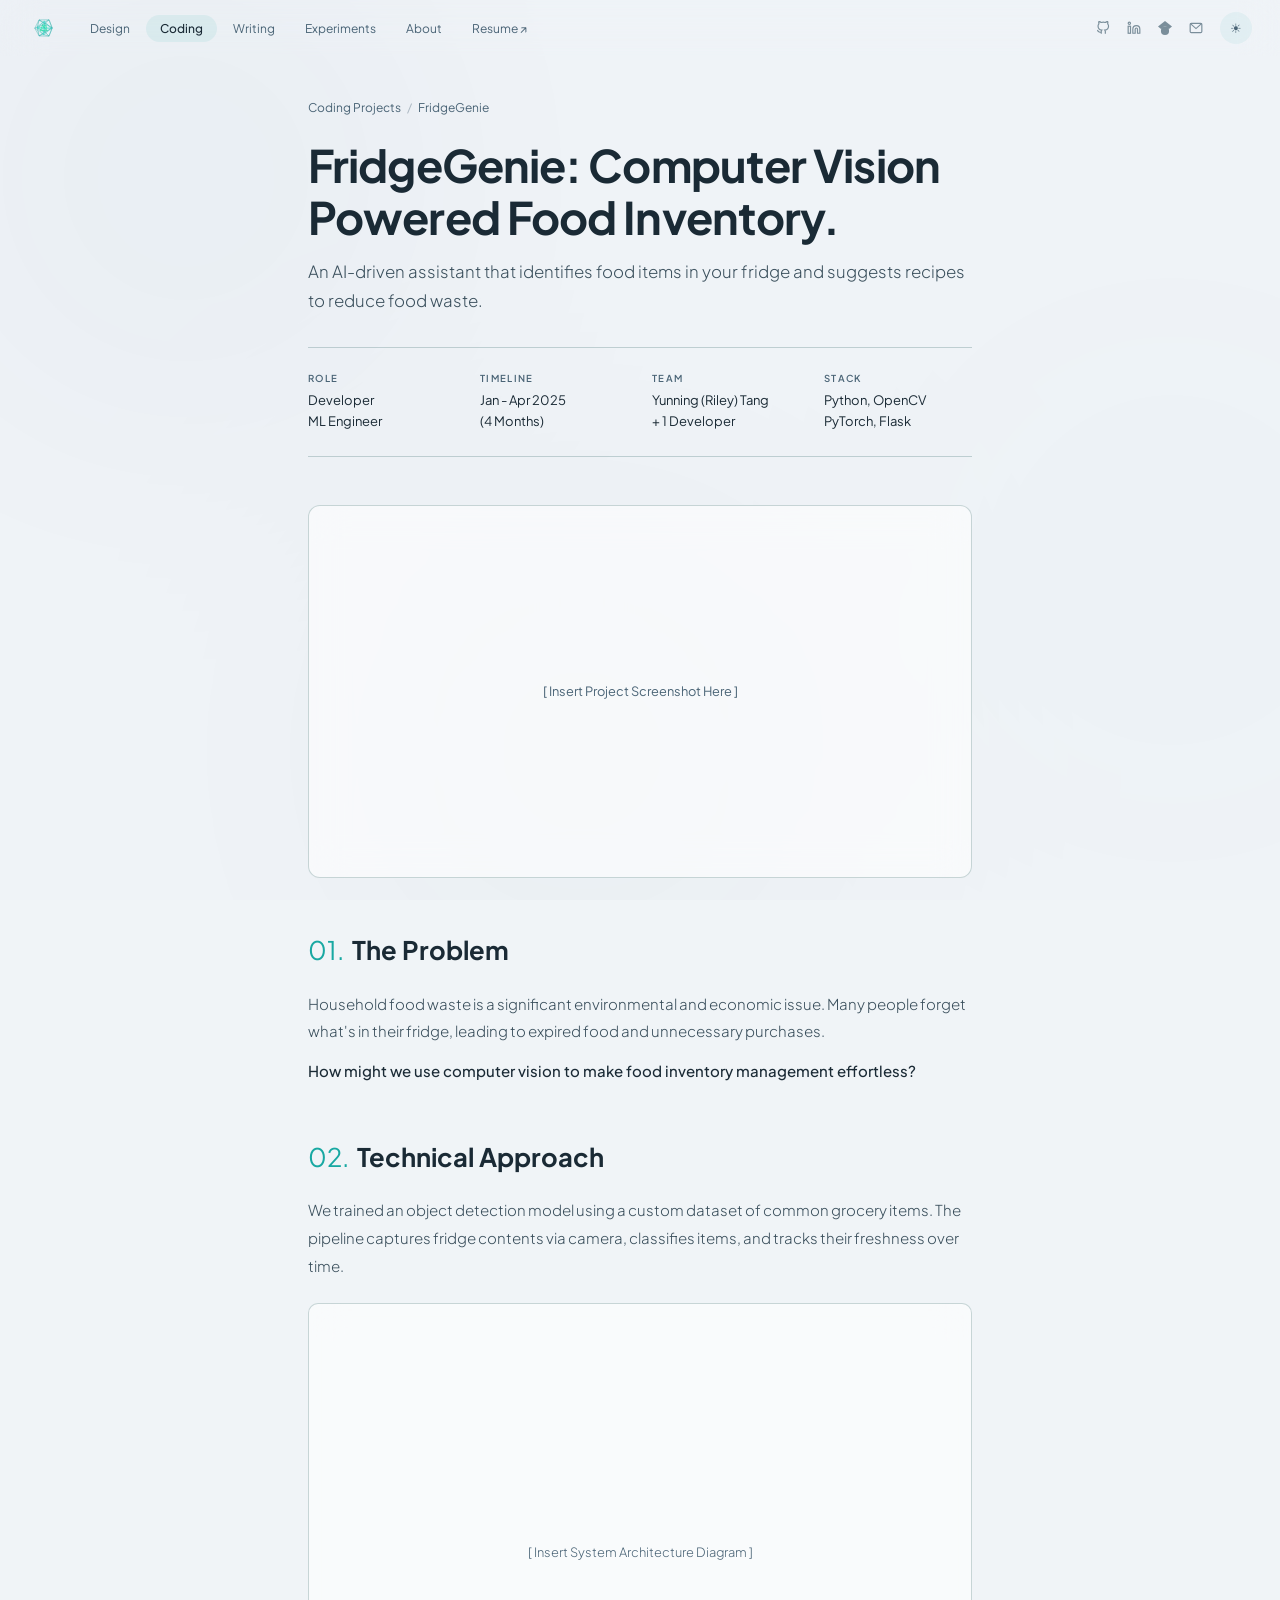
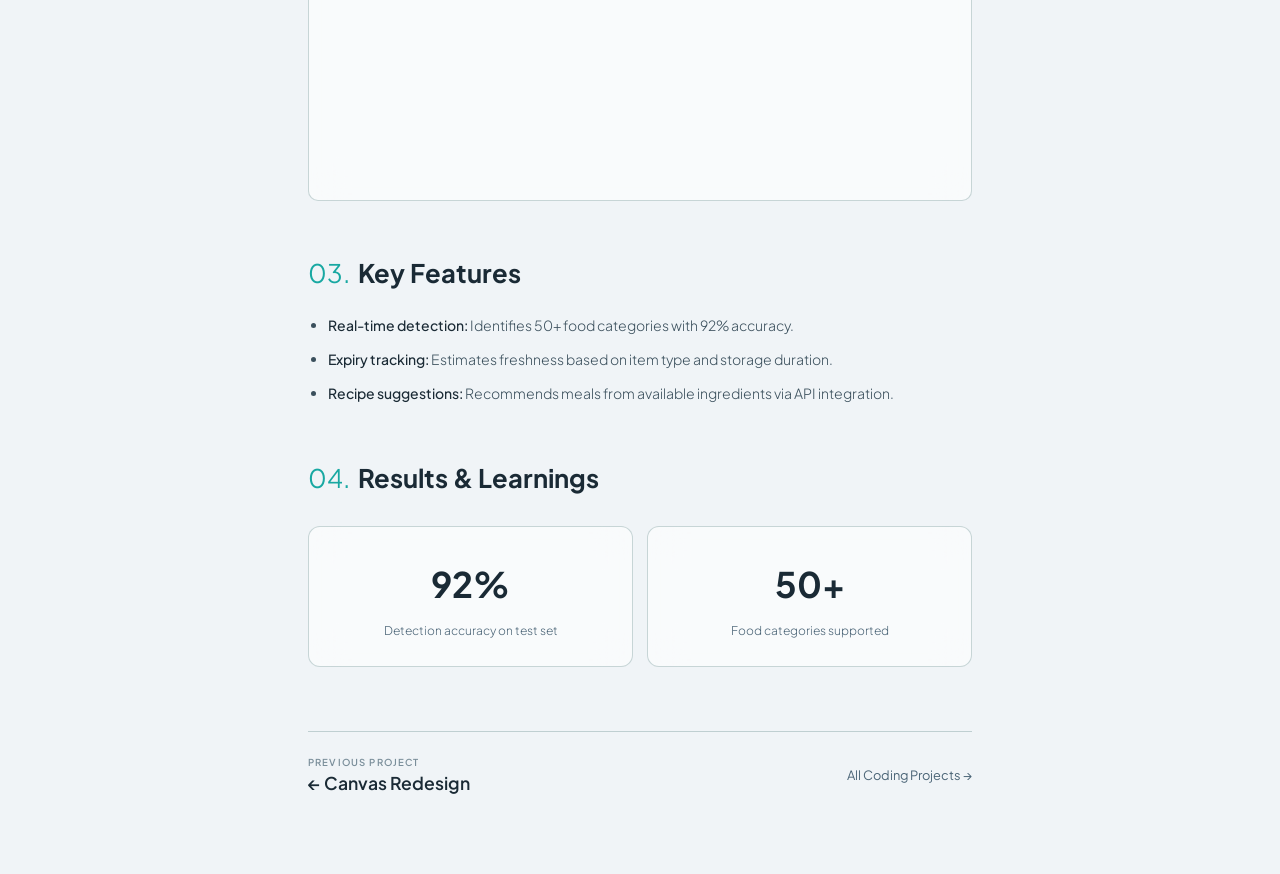
<file: projects/fridge-genie.html>
<!DOCTYPE html>
<html lang="en" data-theme="light">
<head>
<meta charset="UTF-8">
<meta name="viewport" content="width=device-width, initial-scale=1.0">
<title>FridgeGenie · Yunning (Riley) Tang</title>
<link rel="icon" type="image/svg+xml" href="../assets/favicon.svg">
<link rel="preconnect" href="https://fonts.googleapis.com">
<link href="https://fonts.googleapis.com/css2?family=Plus+Jakarta+Sans:wght@300;400;500;600;700&display=swap" rel="stylesheet">
<style>
*,*::before,*::after{margin:0;padding:0;box-sizing:border-box}
html[data-theme="dark"]{--bg:#12141a;--text:#d8e6ed;--text-2:#8faab8;--text-3:#6a7e8c;--text-4:#3a4650;--glass:rgba(26,30,36,0.6);--glass-b:rgba(60,68,78,0.7);--glass-bh:rgba(100,112,128,0.6);--card-bg:rgba(26,29,34,0.72);--tag-bg:rgba(16,18,24,0.5);--teal:#5fd4b0}
html[data-theme="light"]{--bg:#f0f4f7;--text:#1a2a35;--text-2:#3a4f5c;--text-3:#4a6476;--text-4:#7a8e9a;--glass:rgba(255,255,255,0.55);--glass-b:rgba(20,80,80,0.22);--glass-bh:rgba(20,80,80,0.38);--card-bg:rgba(255,255,255,0.6);--tag-bg:rgba(255,255,255,0.6)}
:root{--teal:#18a8a2;--green:#18e0a0;--cyan:#38d8c8;--blue:#2878e8;--font:'Plus Jakarta Sans',-apple-system,BlinkMacSystemFont,'Segoe UI',sans-serif}
html{scroll-behavior:smooth}
body{font-family:var(--font);background:var(--bg);color:var(--text);overflow-x:hidden;-webkit-font-smoothing:antialiased;transition:background .5s,color .5s;scrollbar-width:thin;scrollbar-color:rgba(128,128,128,.2) transparent}
body::-webkit-scrollbar{width:6px}body::-webkit-scrollbar-track{background:transparent}body::-webkit-scrollbar-thumb{background:rgba(128,128,128,.2);border-radius:3px}
a{text-decoration:none;color:inherit}a,button{cursor:pointer}
#rippleCanvas{position:fixed;inset:0;z-index:0;pointer-events:none}
.ocean{position:fixed;inset:0;z-index:0;overflow:hidden;pointer-events:none;transition:opacity .5s}
html[data-theme="light"] .ocean{opacity:.12}
html[data-theme="dark"] .ocean{opacity:.18}
.ocean .b{position:absolute;border-radius:50%;filter:blur(140px)}
.b1{width:500px;height:500px;background:radial-gradient(circle,rgba(8,56,92,.7),transparent 70%);top:-8%;left:-5%;animation:d1 28s ease-in-out infinite}
.b2{width:420px;height:420px;background:radial-gradient(circle,rgba(24,168,162,.45),transparent 70%);top:40%;right:-8%;animation:d2 33s ease-in-out infinite}
.b3{width:550px;height:550px;background:radial-gradient(circle,rgba(6,72,56,.55),transparent 70%);bottom:-14%;left:24%;animation:d3 37s ease-in-out infinite}
@keyframes d1{0%,100%{transform:translate(0,0) scale(1)}33%{transform:translate(50px,80px) scale(1.06)}66%{transform:translate(20px,120px) scale(.95)}}
@keyframes d2{0%,100%{transform:translate(0,0) scale(1)}33%{transform:translate(-60px,30px) scale(1.05)}66%{transform:translate(-80px,-40px) scale(1.08)}}
@keyframes d3{0%,100%{transform:translate(0,0) scale(1)}50%{transform:translate(50px,-60px) scale(1.05)}}

/* ===== TOP NAVBAR ===== */
.topbar{position:fixed;top:0;left:0;right:0;height:56px;z-index:50;display:flex;align-items:center;justify-content:space-between;padding:0 28px;backdrop-filter:blur(20px) saturate(1.1);-webkit-backdrop-filter:blur(20px) saturate(1.1);background:transparent}
.topbar-left{display:flex;align-items:center;gap:16px}
.topbar-logo{width:32px;height:32px;display:flex;align-items:center;justify-content:center;text-decoration:none;flex-shrink:0;transition:transform .35s cubic-bezier(.23,1,.32,1)}
.topbar-logo:hover{transform:scale(1.12)}
.topbar-logo canvas{display:block}
.topbar-nav{display:flex;align-items:center;gap:2px}
.topbar-nav a{font-size:.75rem;font-weight:400;color:var(--text-3);text-decoration:none;padding:6px 14px;border-radius:20px;transition:all .35s cubic-bezier(.23,1,.32,1);white-space:nowrap}
.topbar-nav a:hover{color:var(--text);background:rgba(24,168,162,.06)}
.topbar-nav a.active{color:var(--text);font-weight:500;background:rgba(24,168,162,.08)}
.topbar-right{display:flex;align-items:center;gap:10px}
.topbar-right .socials{display:flex;gap:3px}
.topbar-right .socials a{width:28px;height:28px;border-radius:6px;display:flex;align-items:center;justify-content:center;color:var(--text-4);text-decoration:none;transition:all .3s}
.topbar-right .socials a:hover{color:var(--teal);background:rgba(24,168,162,.06)}
.topbar-right .socials a svg{width:14px;height:14px}
.theme-glass{width:32px;height:32px;border-radius:50%;border:none;background:rgba(24,168,162,.06);color:var(--text-3);display:flex;align-items:center;justify-content:center;font-size:.8rem;transition:all .35s cubic-bezier(.23,1,.32,1);overflow:hidden;position:relative}
.theme-glass:hover{transform:scale(1.08);color:var(--teal);background:rgba(24,168,162,.1)}
.theme-glass .im,.theme-glass .is{position:absolute;transition:all .4s cubic-bezier(.23,1,.32,1)}
html[data-theme="dark"] .theme-glass .is{opacity:0;transform:rotate(90deg) scale(.4)}
html[data-theme="dark"] .theme-glass .im{opacity:1;transform:rotate(0) scale(1)}
html[data-theme="light"] .theme-glass .is{opacity:1;transform:rotate(0) scale(1)}
html[data-theme="light"] .theme-glass .im{opacity:0;transform:rotate(-90deg) scale(.4)}

/* Mobile */
.hamburger{display:none;width:36px;height:36px;border:none;background:none;color:var(--text-2);flex-direction:column;align-items:center;justify-content:center;gap:5px;border-radius:50%;transition:all .3s}
.hamburger:hover{color:var(--text)}
.hamburger span{display:block;width:18px;height:1.5px;background:currentColor;border-radius:1px;transition:all .3s}
.mobile-menu{display:none;position:fixed;top:56px;left:0;right:0;z-index:49;padding:12px 20px 16px;backdrop-filter:blur(24px) saturate(1.1);-webkit-backdrop-filter:blur(24px) saturate(1.1);background:var(--glass);border-bottom:1px solid var(--glass-b);transform:translateY(-100%);opacity:0;transition:transform .3s cubic-bezier(.23,1,.32,1),opacity .3s}
.mobile-menu.open{transform:translateY(0);opacity:1}
.mobile-menu a{display:block;font-size:.8125rem;color:var(--text-2);text-decoration:none;padding:10px 12px;border-radius:10px;transition:all .25s}
.mobile-menu a:hover,.mobile-menu a.active{color:var(--text);background:rgba(24,168,162,.06)}
.mobile-menu .mob-socials{display:flex;gap:6px;padding:10px 12px 0;border-top:1px solid var(--glass-b);margin-top:8px}
.mobile-menu .mob-socials a{display:flex;width:28px;height:28px;padding:0;align-items:center;justify-content:center;border-radius:6px}
.mobile-menu .mob-socials a svg{width:14px;height:14px}

/* ===== CONTENT ===== */
.content{position:relative;z-index:1;max-width:720px;margin:0 auto;padding:100px 28px 80px}

/* Breadcrumb */
.breadcrumb{font-size:.75rem;color:var(--text-3);margin-bottom:24px;display:flex;align-items:center;gap:6px}
.breadcrumb a{color:var(--text-3);transition:color .3s}.breadcrumb a:hover{color:var(--teal)}
.breadcrumb .sep{opacity:.4}

/* Article styles */
.case-header{margin-bottom:48px}
.case-header h1{font-size:clamp(1.8rem,4vw,2.8rem);font-weight:700;line-height:1.15;letter-spacing:-.02em;margin-bottom:16px}
.case-header .subtitle{font-size:1.05rem;font-weight:300;color:var(--text-2);line-height:1.7;margin-bottom:32px}
.meta-grid{display:grid;grid-template-columns:repeat(4,1fr);gap:24px;padding:24px 0;border-top:1px solid var(--glass-b);border-bottom:1px solid var(--glass-b)}
.meta-grid h3{font-size:.6rem;font-weight:600;letter-spacing:.14em;text-transform:uppercase;color:var(--text-3);margin-bottom:6px}
.meta-grid p{font-size:.8125rem;color:var(--text);line-height:1.6}
.hero-img{width:100%;aspect-ratio:16/9;background:var(--card-bg);backdrop-filter:blur(18px);border:1px solid var(--glass-b);border-radius:12px;display:flex;align-items:center;justify-content:center;margin-bottom:48px;overflow:hidden}
.hero-img span{font-size:.8rem;color:var(--text-3)}
article{font-size:.9375rem;font-weight:300;color:var(--text-2);line-height:1.85}
article section{margin-bottom:48px}
article h2{font-size:clamp(1.2rem,2.5vw,1.6rem);font-weight:700;color:var(--text);margin-bottom:16px}
article h2 .sn{font-weight:400;color:var(--teal);margin-right:8px}
article p{margin-bottom:12px}
article strong{color:var(--text);font-weight:500}
article ul{list-style:disc;padding-left:20px;margin-top:8px}
article ul li{margin-bottom:8px;font-size:.875rem}
article ul li span.key{color:var(--text);font-weight:500}
.fig{width:100%;aspect-ratio:4/3;background:var(--card-bg);backdrop-filter:blur(18px);border:1px solid var(--glass-b);border-radius:10px;display:flex;align-items:center;justify-content:center;margin:24px 0;overflow:hidden}
.fig span{font-size:.8rem;color:var(--text-3)}
.stat-grid{display:grid;grid-template-columns:1fr 1fr;gap:14px;margin:24px 0}
.stat{backdrop-filter:blur(18px);background:var(--card-bg);border:1px solid var(--glass-b);border-radius:12px;padding:24px;text-align:center;transition:all .4s cubic-bezier(.23,1,.32,1)}
.stat:hover{border-color:var(--glass-bh);transform:translateY(-3px);box-shadow:0 12px 40px rgba(0,0,0,.18)}
.stat .num{font-size:2.2rem;font-weight:700;color:var(--text);margin-bottom:4px}
.stat .label{font-size:.75rem;color:var(--text-3)}

/* Footer nav */
.case-footer{margin-top:64px;padding-top:24px;border-top:1px solid var(--glass-b);display:flex;justify-content:space-between;align-items:center}
.case-footer a{font-size:.8rem;color:var(--text-3);transition:color .3s}
.case-footer a:hover{color:var(--teal)}
.case-footer .prev-label{display:block;font-size:.6rem;font-weight:600;letter-spacing:.12em;text-transform:uppercase;color:var(--text-4);margin-bottom:4px}
.case-footer .prev-title{font-size:1.1rem;font-weight:600;color:var(--text)}

/* Fade in */
.fi{opacity:0;transform:translateY(20px);transition:opacity .55s,transform .55s}.fi.vis{opacity:1;transform:translateY(0)}

@media(max-width:700px){
  .topbar-nav,.topbar-right .socials{display:none}
  .hamburger{display:flex}
  .mobile-menu{display:block}
  .meta-grid{grid-template-columns:repeat(2,1fr)}
  .content{padding:80px 16px 60px}
  .stat-grid{grid-template-columns:1fr}
}
</style>
</head>
<body>
<canvas id="rippleCanvas"></canvas>
<div class="ocean"><div class="b b1"></div><div class="b b2"></div><div class="b b3"></div></div>

<!-- Top Navbar -->
<header class="topbar">
  <div class="topbar-left">
    <button class="hamburger" id="menuBtn" aria-label="Menu"><span></span><span></span><span></span></button>
    <a href="../index.html" class="topbar-logo" aria-label="Home"><canvas></canvas></a>
    <nav class="topbar-nav">
      <a href="../design.html">Design</a>
      <a href="../coding.html" class="active">Coding</a>
      <a href="../writing.html">Writing</a>
      <a href="../index.html#experiments">Experiments</a>
      <a href="../about.html">About</a>
      <a href="../assets/resume.pdf" target="_blank" rel="noopener noreferrer">Resume ↗</a>
    </nav>
  </div>
  <div class="topbar-right">
    <div class="socials">
      <a href="https://github.com/yunningtang" title="GitHub"><svg viewBox="0 0 24 24" fill="none" stroke="currentColor" stroke-width="2"><path d="M9 19c-5 1.5-5-2.5-7-3m14 6v-3.87a3.37 3.37 0 0 0-.94-2.61c3.14-.35 6.44-1.54 6.44-7A5.44 5.44 0 0 0 20 4.77 5.07 5.07 0 0 0 19.91 1S18.73.65 16 2.48a13.38 13.38 0 0 0-7 0C6.27.65 5.09 1 5.09 1A5.07 5.07 0 0 0 5 4.77a5.44 5.44 0 0 0-1.5 3.78c0 5.42 3.3 6.61 6.44 7A3.37 3.37 0 0 0 9 18.13V22"/></svg></a>
      <a href="#" title="LinkedIn"><svg viewBox="0 0 24 24" fill="none" stroke="currentColor" stroke-width="2"><path d="M16 8a6 6 0 0 1 6 6v7h-4v-7a2 2 0 0 0-4 0v7h-4v-7a6 6 0 0 1 6-6z"/><rect x="2" y="9" width="4" height="12"/><circle cx="4" cy="4" r="2"/></svg></a>
      <a href="#" title="Google Scholar"><svg viewBox="0 0 24 24" fill="currentColor" stroke="none"><path d="M5.242 13.769L0 9.5 12 0l12 9.5-5.242 4.269C17.548 11.249 14.978 9.5 12 9.5c-2.977 0-5.548 1.748-6.758 4.269zM12 10a7 7 0 1 0 0 14 7 7 0 0 0 0-14z"/></svg></a>
      <a href="#" title="Email"><svg viewBox="0 0 24 24" fill="none" stroke="currentColor" stroke-width="2"><rect x="2" y="4" width="20" height="16" rx="2"/><polyline points="22,4 12,13 2,4"/></svg></a>
    </div>
    <button class="theme-glass" id="themeBtn"><span class="im">☾</span><span class="is">☀</span></button>
  </div>
</header>

<!-- Mobile dropdown menu -->
<div class="mobile-menu" id="mobileMenu">
  <a href="../design.html">Design Projects</a>
  <a href="../coding.html" class="active">Coding Projects</a>
  <a href="../writing.html">Writing</a>
  <a href="../index.html#experiments">Experiments / Arts</a>
  <a href="../about.html">About</a>
  <a href="../assets/resume.pdf" target="_blank" rel="noopener noreferrer">Resume / CV ↗</a>
  <div class="mob-socials">
    <a href="https://github.com/yunningtang" title="GitHub"><svg viewBox="0 0 24 24" fill="none" stroke="currentColor" stroke-width="2"><path d="M9 19c-5 1.5-5-2.5-7-3m14 6v-3.87a3.37 3.37 0 0 0-.94-2.61c3.14-.35 6.44-1.54 6.44-7A5.44 5.44 0 0 0 20 4.77 5.07 5.07 0 0 0 19.91 1S18.73.65 16 2.48a13.38 13.38 0 0 0-7 0C6.27.65 5.09 1 5.09 1A5.07 5.07 0 0 0 5 4.77a5.44 5.44 0 0 0-1.5 3.78c0 5.42 3.3 6.61 6.44 7A3.37 3.37 0 0 0 9 18.13V22"/></svg></a>
    <a href="#" title="LinkedIn"><svg viewBox="0 0 24 24" fill="none" stroke="currentColor" stroke-width="2"><path d="M16 8a6 6 0 0 1 6 6v7h-4v-7a2 2 0 0 0-4 0v7h-4v-7a6 6 0 0 1 6-6z"/><rect x="2" y="9" width="4" height="12"/><circle cx="4" cy="4" r="2"/></svg></a>
    <a href="#" title="Google Scholar"><svg viewBox="0 0 24 24" fill="currentColor" stroke="none"><path d="M5.242 13.769L0 9.5 12 0l12 9.5-5.242 4.269C17.548 11.249 14.978 9.5 12 9.5c-2.977 0-5.548 1.748-6.758 4.269zM12 10a7 7 0 1 0 0 14 7 7 0 0 0 0-14z"/></svg></a>
    <a href="#" title="Email"><svg viewBox="0 0 24 24" fill="none" stroke="currentColor" stroke-width="2"><rect x="2" y="4" width="20" height="16" rx="2"/><polyline points="22,4 12,13 2,4"/></svg></a>
  </div>
</div>

<main class="content">
  <div class="breadcrumb fi">
    <a href="../coding.html">Coding Projects</a>
    <span class="sep">/</span>
    <span>FridgeGenie</span>
  </div>

  <div class="case-header fi">
    <h1>FridgeGenie: Computer Vision Powered Food Inventory.</h1>
    <p class="subtitle">An AI-driven assistant that identifies food items in your fridge and suggests recipes to reduce food waste.</p>
    <div class="meta-grid">
      <div><h3>Role</h3><p>Developer<br>ML Engineer</p></div>
      <div><h3>Timeline</h3><p>Jan - Apr 2025<br>(4 Months)</p></div>
      <div><h3>Team</h3><p>Yunning (Riley) Tang<br>+ 1 Developer</p></div>
      <div><h3>Stack</h3><p>Python, OpenCV<br>PyTorch, Flask</p></div>
    </div>
  </div>

  <div class="hero-img fi"><span>[ Insert Project Screenshot Here ]</span></div>

  <article>
    <section class="fi">
      <h2><span class="sn">01.</span>The Problem</h2>
      <p>Household food waste is a significant environmental and economic issue. Many people forget what's in their fridge, leading to expired food and unnecessary purchases.</p>
      <p><strong>How might we use computer vision to make food inventory management effortless?</strong></p>
    </section>

    <section class="fi">
      <h2><span class="sn">02.</span>Technical Approach</h2>
      <p>We trained an object detection model using a custom dataset of common grocery items. The pipeline captures fridge contents via camera, classifies items, and tracks their freshness over time.</p>
      <div class="fig"><span>[ Insert System Architecture Diagram ]</span></div>
    </section>

    <section class="fi">
      <h2><span class="sn">03.</span>Key Features</h2>
      <ul>
        <li><span class="key">Real-time detection:</span> Identifies 50+ food categories with 92% accuracy.</li>
        <li><span class="key">Expiry tracking:</span> Estimates freshness based on item type and storage duration.</li>
        <li><span class="key">Recipe suggestions:</span> Recommends meals from available ingredients via API integration.</li>
      </ul>
    </section>

    <section class="fi">
      <h2><span class="sn">04.</span>Results & Learnings</h2>
      <div class="stat-grid">
        <div class="stat"><div class="num">92%</div><div class="label">Detection accuracy on test set</div></div>
        <div class="stat"><div class="num">50+</div><div class="label">Food categories supported</div></div>
      </div>
    </section>
  </article>

  <div class="case-footer fi">
    <div>
      <span class="prev-label">Previous Project</span>
      <a href="canvas-redesign.html" class="prev-title">← Canvas Redesign</a>
    </div>
    <a href="../coding.html">All Coding Projects →</a>
  </div>
</main>

<script>
const html=document.documentElement;
document.getElementById('themeBtn').addEventListener('click',()=>{const n=html.dataset.theme==='dark'?'light':'dark';html.dataset.theme=n;try{localStorage.setItem('theme',n)}catch(e){}});
try{const s=localStorage.getItem('theme');if(s)html.dataset.theme=s}catch(e){}

// Mobile menu
document.getElementById('menuBtn').addEventListener('click',()=>{document.getElementById('mobileMenu').classList.toggle('open')});

// Topbar logo (nested sacred geometry, mirrors hero)
!function(){const cv=document.querySelector('.topbar-logo canvas');if(!cv)return;
const ct=cv.getContext('2d'),SZ=32,DPR=Math.min(devicePixelRatio,2);
cv.width=SZ*DPR;cv.height=SZ*DPR;cv.style.width=SZ+'px';cv.style.height=SZ+'px';ct.scale(DPR,DPR);
const PH=(1+Math.sqrt(5))/2,NI=1/Math.sqrt(PH+2),NT=1/Math.sqrt(3);
const VI=[[0,1,PH],[0,-1,PH],[0,1,-PH],[0,-1,-PH],[1,PH,0],[-1,PH,0],[1,-PH,0],[-1,-PH,0],[PH,0,1],[-PH,0,1],[PH,0,-1],[-PH,0,-1]].map(v=>v.map(a=>a*NI));
const EI=[[0,1],[0,4],[0,5],[0,8],[0,9],[1,6],[1,7],[1,8],[1,9],[2,3],[2,4],[2,5],[2,10],[2,11],[3,6],[3,7],[3,10],[3,11],[4,5],[4,8],[4,10],[5,9],[5,11],[6,7],[6,8],[6,10],[7,9],[7,11],[8,10],[9,11]];
const VO=[[1,0,0],[-1,0,0],[0,1,0],[0,-1,0],[0,0,1],[0,0,-1]];
const EO=[[0,2],[0,3],[0,4],[0,5],[1,2],[1,3],[1,4],[1,5],[2,4],[2,5],[3,4],[3,5]];
const VT=[[1,1,1],[1,-1,-1],[-1,1,-1],[-1,-1,1]].map(v=>v.map(a=>a*NT));
const ET=[[0,1],[0,2],[0,3],[1,2],[1,3],[2,3]];
const CX=SZ/2,CY=SZ/2;
function dr(V,E,r,ly,lz,rgb,op,pY,pX){const c1=Math.cos(ly),s1=Math.sin(ly),c2=Math.cos(lz),s2=Math.sin(lz),cY=Math.cos(pY),sY=Math.sin(pY),cX=Math.cos(pX),sX=Math.sin(pX);
const P=V.map(([a,b,c])=>{const a1=a*c1+c*s1,c3=-a*s1+c*c1,a2=a1*c2-b*s2,b1=a1*s2+b*c2,x1=a2*cY+c3*sY,z1=-a2*sY+c3*cY,y2=b1*cX-z1*sX,z2=b1*sX+z1*cX,p=1/(1+z2*.15);return[CX+x1*r*p,CY+y2*r*p,z2]});
const es=E.map(([a,b])=>({a,b,z:(P[a][2]+P[b][2])/2}));es.sort((a,b)=>a.z-b.z);
es.forEach(({a,b,z})=>{const d=(z+1)/2;ct.strokeStyle=`rgba(${rgb},${Math.min(1,op*(.35+d*.85))})`;ct.lineWidth=1;ct.beginPath();ct.moveTo(P[a][0],P[a][1]);ct.lineTo(P[b][0],P[b][1]);ct.stroke()})}
let t=0;function lp(){requestAnimationFrame(lp);t+=.006;ct.clearRect(0,0,SZ,SZ);const dk=html.dataset.theme==='dark',B=SZ*.22;
dr(VI,EI,B*1.35,0,0,'24,168,162',dk?.45:.5,t,t*.4);
dr(VO,EO,B*1.0,-t*.5,t*.3,'56,216,200',dk?.6:.62,t,t*.4);
dr(VT,ET,B*.65,t*.8,t*.4,'24,224,160',dk?.75:.78,t,t*.4)}lp()}();

// Ripple
!function(){const rc=document.getElementById('rippleCanvas'),rx=rc.getContext('2d');let W,H,b1,b2,img;
function init(){W=Math.floor(innerWidth/4);H=Math.floor(innerHeight/4);rc.width=innerWidth;rc.height=innerHeight;b1=new Int16Array(W*H);b2=new Int16Array(W*H);img=rx.createImageData(W,H)}
init();addEventListener('resize',init);
function drop(cx,cy,r,s){cx=Math.floor(cx/4);cy=Math.floor(cy/4);for(let y=cy-r;y<cy+r;y++)for(let x=cx-r;x<cx+r;x++)if(x>=0&&x<W&&y>=0&&y<H&&(x-cx)*(x-cx)+(y-cy)*(y-cy)<r*r)b1[y*W+x]+=s}
let lt=0;document.addEventListener('mousemove',e=>{const n=Date.now();if(n-lt>60){drop(e.clientX,e.clientY,3,100);lt=n}},true);
addEventListener('click',e=>drop(e.clientX,e.clientY,6,400));
setInterval(()=>drop(Math.random()*W*4,Math.random()*H*4,2+Math.random()*3,60+Math.random()*80),2500);
function step(){requestAnimationFrame(step);const dk=html.dataset.theme==='dark';const bR=dk?5:240,bG=dk?11:244,bB=dk?16:247;
for(let i=W+1;i<W*(H-1)-1;i++){b2[i]=((b1[i-1]+b1[i+1]+b1[i-W]+b1[i+W])>>1)-b2[i];b2[i]-=b2[i]>>5}
const d=img.data;for(let i=0;i<W*H;i++){const v=b2[i],sh=Math.max(-30,Math.min(30,v>>3));d[i*4]=Math.min(255,Math.max(0,bR+sh+(dk&&v>12?v>>4:0)));d[i*4+1]=Math.min(255,Math.max(0,bG+sh+(dk&&v>12?v>>3:0)));d[i*4+2]=Math.min(255,Math.max(0,bB+sh+(dk&&v>12?v>>3:0)+(dk&&v>20?4:0)));d[i*4+3]=dk?22:14}
rx.putImageData(img,0,0);rx.save();rx.globalCompositeOperation='copy';rx.drawImage(rc,0,0,W,H,0,0,rc.width,rc.height);rx.restore();
const t=b1;b1=b2;b2=t}step()}();

// Fade in
const obs=new IntersectionObserver(en=>{en.forEach(e=>{if(e.isIntersecting){e.target.classList.add('vis');obs.unobserve(e.target)}})},{threshold:.08});
document.querySelectorAll('.fi').forEach(el=>obs.observe(el));
</script>
</body>
</html>
</file>
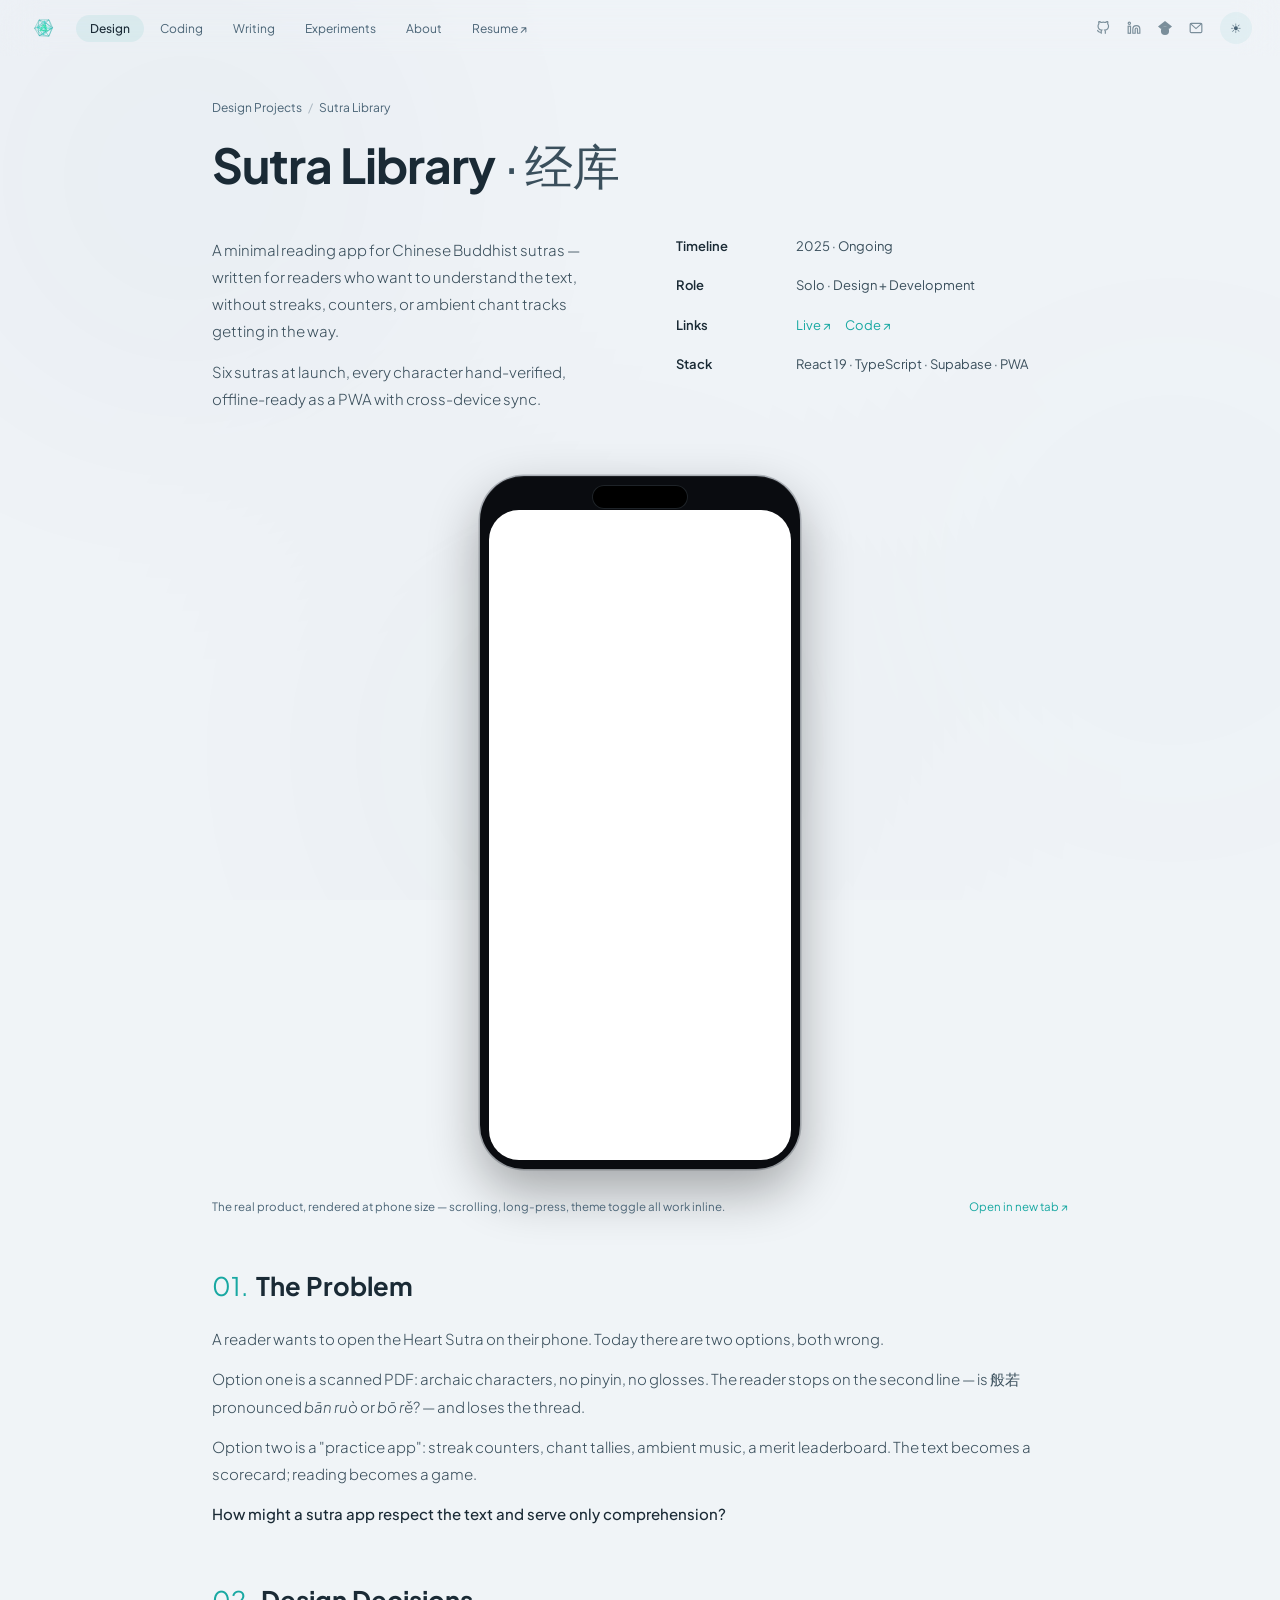
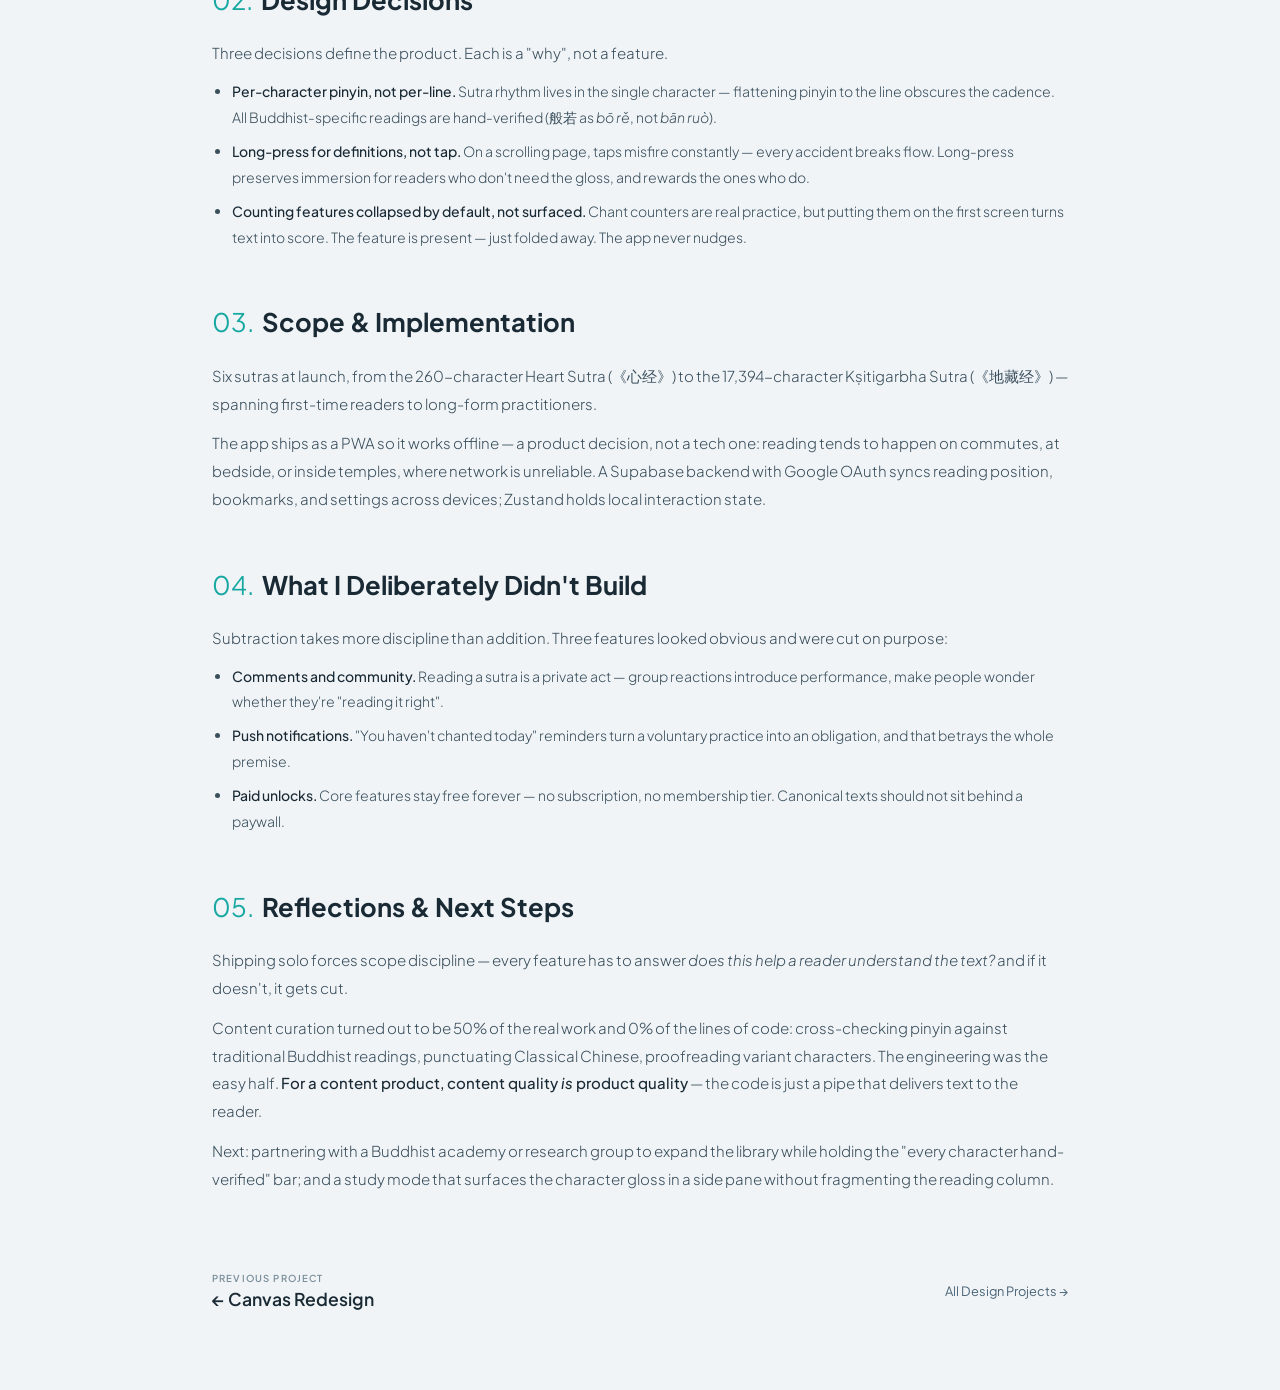
<file: projects/sutra-library.html>
<!DOCTYPE html>
<html lang="en" data-theme="light">
<head>
<meta charset="UTF-8">
<meta name="viewport" content="width=device-width, initial-scale=1.0">
<title>Sutra Library · Yunning (Riley) Tang</title>
<link rel="icon" type="image/svg+xml" href="../assets/favicon.svg">
<link rel="preconnect" href="https://fonts.googleapis.com">
<link href="https://fonts.googleapis.com/css2?family=Plus+Jakarta+Sans:wght@300;400;500;600;700&display=swap" rel="stylesheet">
<style>
*,*::before,*::after{margin:0;padding:0;box-sizing:border-box}
html[data-theme="dark"]{--bg:#12141a;--text:#d8e6ed;--text-2:#8faab8;--text-3:#6a7e8c;--text-4:#3a4650;--glass:rgba(26,30,36,0.6);--glass-b:rgba(60,68,78,0.7);--glass-bh:rgba(100,112,128,0.6);--card-bg:rgba(26,29,34,0.72);--tag-bg:rgba(16,18,24,0.5);--teal:#5fd4b0}
html[data-theme="light"]{--bg:#f0f4f7;--text:#1a2a35;--text-2:#3a4f5c;--text-3:#4a6476;--text-4:#7a8e9a;--glass:rgba(255,255,255,0.55);--glass-b:rgba(20,80,80,0.22);--glass-bh:rgba(20,80,80,0.38);--card-bg:rgba(255,255,255,0.6);--tag-bg:rgba(255,255,255,0.6)}
:root{--teal:#18a8a2;--green:#18e0a0;--cyan:#38d8c8;--blue:#2878e8;--font:'Plus Jakarta Sans',-apple-system,BlinkMacSystemFont,'Segoe UI',sans-serif}
html{scroll-behavior:smooth}
body{font-family:var(--font);background:var(--bg);color:var(--text);overflow-x:hidden;-webkit-font-smoothing:antialiased;transition:background .5s,color .5s;scrollbar-width:thin;scrollbar-color:rgba(128,128,128,.2) transparent}
body::-webkit-scrollbar{width:6px}body::-webkit-scrollbar-track{background:transparent}body::-webkit-scrollbar-thumb{background:rgba(128,128,128,.2);border-radius:3px}
a{text-decoration:none;color:inherit}a,button{cursor:pointer}
#rippleCanvas{position:fixed;inset:0;z-index:0;pointer-events:none}
.ocean{position:fixed;inset:0;z-index:0;overflow:hidden;pointer-events:none;transition:opacity .5s}
html[data-theme="light"] .ocean{opacity:.12}
html[data-theme="dark"] .ocean{opacity:.18}
.ocean .b{position:absolute;border-radius:50%;filter:blur(140px)}
.b1{width:500px;height:500px;background:radial-gradient(circle,rgba(8,56,92,.7),transparent 70%);top:-8%;left:-5%;animation:d1 28s ease-in-out infinite}
.b2{width:420px;height:420px;background:radial-gradient(circle,rgba(24,168,162,.45),transparent 70%);top:40%;right:-8%;animation:d2 33s ease-in-out infinite}
.b3{width:550px;height:550px;background:radial-gradient(circle,rgba(6,72,56,.55),transparent 70%);bottom:-14%;left:24%;animation:d3 37s ease-in-out infinite}
@keyframes d1{0%,100%{transform:translate(0,0) scale(1)}33%{transform:translate(50px,80px) scale(1.06)}66%{transform:translate(20px,120px) scale(.95)}}
@keyframes d2{0%,100%{transform:translate(0,0) scale(1)}33%{transform:translate(-60px,30px) scale(1.05)}66%{transform:translate(-80px,-40px) scale(1.08)}}
@keyframes d3{0%,100%{transform:translate(0,0) scale(1)}50%{transform:translate(50px,-60px) scale(1.05)}}

/* ===== TOP NAVBAR ===== */
.topbar{position:fixed;top:0;left:0;right:0;height:56px;z-index:50;display:flex;align-items:center;justify-content:space-between;padding:0 28px;backdrop-filter:blur(20px) saturate(1.1);-webkit-backdrop-filter:blur(20px) saturate(1.1);background:transparent}
.topbar-left{display:flex;align-items:center;gap:16px}
.topbar-logo{width:32px;height:32px;display:flex;align-items:center;justify-content:center;text-decoration:none;flex-shrink:0;transition:transform .35s cubic-bezier(.23,1,.32,1)}
.topbar-logo:hover{transform:scale(1.12)}
.topbar-logo canvas{display:block}
.topbar-nav{display:flex;align-items:center;gap:2px}
.topbar-nav a{font-size:.75rem;font-weight:400;color:var(--text-3);text-decoration:none;padding:6px 14px;border-radius:20px;transition:all .35s cubic-bezier(.23,1,.32,1);white-space:nowrap}
.topbar-nav a:hover{color:var(--text);background:rgba(24,168,162,.06)}
.topbar-nav a.active{color:var(--text);font-weight:500;background:rgba(24,168,162,.08)}
.topbar-right{display:flex;align-items:center;gap:10px}
.topbar-right .socials{display:flex;gap:3px}
.topbar-right .socials a{width:28px;height:28px;border-radius:6px;display:flex;align-items:center;justify-content:center;color:var(--text-4);text-decoration:none;transition:all .3s}
.topbar-right .socials a:hover{color:var(--teal);background:rgba(24,168,162,.06)}
.topbar-right .socials a svg{width:14px;height:14px}
.theme-glass{width:32px;height:32px;border-radius:50%;border:none;background:rgba(24,168,162,.06);color:var(--text-3);display:flex;align-items:center;justify-content:center;font-size:.8rem;transition:all .35s cubic-bezier(.23,1,.32,1);overflow:hidden;position:relative}
.theme-glass:hover{transform:scale(1.08);color:var(--teal);background:rgba(24,168,162,.1)}
.theme-glass .im,.theme-glass .is{position:absolute;transition:all .4s cubic-bezier(.23,1,.32,1)}
html[data-theme="dark"] .theme-glass .is{opacity:0;transform:rotate(90deg) scale(.4)}
html[data-theme="dark"] .theme-glass .im{opacity:1;transform:rotate(0) scale(1)}
html[data-theme="light"] .theme-glass .is{opacity:1;transform:rotate(0) scale(1)}
html[data-theme="light"] .theme-glass .im{opacity:0;transform:rotate(-90deg) scale(.4)}

/* Mobile */
.hamburger{display:none;width:36px;height:36px;border:none;background:none;color:var(--text-2);flex-direction:column;align-items:center;justify-content:center;gap:5px;border-radius:50%;transition:all .3s}
.hamburger:hover{color:var(--text)}
.hamburger span{display:block;width:18px;height:1.5px;background:currentColor;border-radius:1px;transition:all .3s}
.mobile-menu{display:none;position:fixed;top:56px;left:0;right:0;z-index:49;padding:12px 20px 16px;backdrop-filter:blur(24px) saturate(1.1);-webkit-backdrop-filter:blur(24px) saturate(1.1);background:var(--glass);border-bottom:1px solid var(--glass-b);transform:translateY(-100%);opacity:0;transition:transform .3s cubic-bezier(.23,1,.32,1),opacity .3s}
.mobile-menu.open{transform:translateY(0);opacity:1}
.mobile-menu a{display:block;font-size:.8125rem;color:var(--text-2);text-decoration:none;padding:10px 12px;border-radius:10px;transition:all .25s}
.mobile-menu a:hover,.mobile-menu a.active{color:var(--text);background:rgba(24,168,162,.06)}
.mobile-menu .mob-socials{display:flex;gap:6px;padding:10px 12px 0;border-top:1px solid var(--glass-b);margin-top:8px}
.mobile-menu .mob-socials a{display:flex;width:28px;height:28px;padding:0;align-items:center;justify-content:center;border-radius:6px}
.mobile-menu .mob-socials a svg{width:14px;height:14px}

/* ===== CONTENT ===== */
.content{position:relative;z-index:1;max-width:920px;margin:0 auto;padding:100px 32px 80px}

/* Breadcrumb */
.breadcrumb{font-size:.75rem;color:var(--text-3);margin-bottom:24px;display:flex;align-items:center;gap:6px}
.breadcrumb a{color:var(--text-3);transition:color .3s}.breadcrumb a:hover{color:var(--teal)}
.breadcrumb .sep{opacity:.4}

/* Article styles */
.case-header{margin-bottom:56px}
.case-header h1{font-size:clamp(2.1rem,4.4vw,3rem);font-weight:700;line-height:1.1;letter-spacing:-.02em;margin-bottom:44px}
.case-header h1 .cn{font-weight:500;color:var(--text-2);margin-left:8px}
.header-body{display:grid;grid-template-columns:1fr 1fr;gap:72px;align-items:start}
.case-header .subtitle{font-size:.9375rem;font-weight:300;color:var(--text-2);line-height:1.8}
.case-header .subtitle p{margin-bottom:14px}.case-header .subtitle p:last-child{margin-bottom:0}
.meta-list{display:flex;flex-direction:column;gap:18px}
.meta-list .row{display:grid;grid-template-columns:100px 1fr;gap:20px;align-items:baseline}
.meta-list .label{font-size:.8125rem;font-weight:600;color:var(--text);line-height:1.55}
.meta-list .value{font-size:.8125rem;color:var(--text-2);line-height:1.65}
.meta-list .value a{color:var(--teal);transition:opacity .3s;display:inline-block;margin-right:14px}
.meta-list .value a:hover{opacity:.7}
.hero-img{width:100%;aspect-ratio:16/9;background:var(--card-bg);backdrop-filter:blur(18px);border:1px solid var(--glass-b);border-radius:12px;display:flex;align-items:center;justify-content:center;margin-bottom:48px;overflow:hidden}
.hero-img span{font-size:.8rem;color:var(--text-3)}
.live-embed{width:100%;display:flex;align-items:center;justify-content:center;padding:8px 0 16px;margin-bottom:14px;position:relative}
.live-embed .device{width:min(320px,100%);aspect-ratio:9/19.5;background:#0a0c10;border-radius:44px;padding:34px 9px 9px;box-shadow:0 22px 52px rgba(0,0,0,.32),0 0 0 1.5px rgba(80,90,100,.35),inset 0 1px 0 rgba(255,255,255,.08);position:relative;flex-shrink:0}
.live-embed .device::before{content:"";position:absolute;top:9px;left:50%;transform:translateX(-50%);width:96px;height:24px;background:#000;border-radius:14px;z-index:3;pointer-events:none;box-shadow:inset 0 0 0 1px rgba(60,70,80,.5)}
.live-embed iframe{width:100%;height:100%;border:0;display:block;background:#fff;border-radius:30px}
.live-meta{display:flex;justify-content:space-between;align-items:center;margin-bottom:48px;font-size:.72rem;color:var(--text-3)}
.live-meta a{color:var(--teal);transition:opacity .3s}.live-meta a:hover{opacity:.7}

article{font-size:.9375rem;font-weight:300;color:var(--text-2);line-height:1.85}
article section{margin-bottom:48px}
article h2{font-size:clamp(1.2rem,2.5vw,1.6rem);font-weight:700;color:var(--text);margin-bottom:16px}
article h2 .sn{font-weight:400;color:var(--teal);margin-right:8px}
article p{margin-bottom:12px}
article strong{color:var(--text);font-weight:500}
article ul{list-style:disc;padding-left:20px;margin-top:8px}
article ul li{margin-bottom:8px;font-size:.875rem}
article ul li span.key{color:var(--text);font-weight:500}
.fig{width:100%;aspect-ratio:4/3;background:var(--card-bg);backdrop-filter:blur(18px);border:1px solid var(--glass-b);border-radius:10px;display:flex;align-items:center;justify-content:center;margin:24px 0;overflow:hidden}
.fig span{font-size:.8rem;color:var(--text-3)}
.stat-grid{display:grid;grid-template-columns:1fr 1fr;gap:14px;margin:24px 0}
.stat{backdrop-filter:blur(18px);background:var(--card-bg);border:1px solid var(--glass-b);border-radius:12px;padding:24px;text-align:center;transition:all .4s cubic-bezier(.23,1,.32,1)}
.stat:hover{border-color:var(--glass-bh);transform:translateY(-3px);box-shadow:0 12px 40px rgba(0,0,0,.18)}
.stat .num{font-size:2.2rem;font-weight:700;color:var(--text);margin-bottom:4px}
.stat .label{font-size:.75rem;color:var(--text-3)}

/* Footer nav */
.case-footer{margin-top:80px;display:flex;justify-content:space-between;align-items:center}
.case-footer a{font-size:.8rem;color:var(--text-3);transition:color .3s}
.case-footer a:hover{color:var(--teal)}
.case-footer .prev-label{display:block;font-size:.6rem;font-weight:600;letter-spacing:.12em;text-transform:uppercase;color:var(--text-4);margin-bottom:4px}
.case-footer .prev-title{font-size:1.1rem;font-weight:600;color:var(--text)}

/* Fade in */
.fi{opacity:0;transform:translateY(20px);transition:opacity .55s,transform .55s}.fi.vis{opacity:1;transform:translateY(0)}

@media(max-width:700px){
  .topbar-nav,.topbar-right .socials{display:none}
  .hamburger{display:flex}
  .mobile-menu{display:block}
  .header-body{grid-template-columns:1fr;gap:28px}
  .case-header h1{margin-bottom:28px}
  .meta-list{gap:14px}
  .meta-list .row{grid-template-columns:80px 1fr;gap:14px}
  .content{padding:80px 16px 60px}
  .stat-grid{grid-template-columns:1fr}
  .live-embed .device{width:min(280px,100%)}
}
</style>
</head>
<body>
<canvas id="rippleCanvas"></canvas>
<div class="ocean"><div class="b b1"></div><div class="b b2"></div><div class="b b3"></div></div>

<!-- Top Navbar -->
<header class="topbar">
  <div class="topbar-left">
    <button class="hamburger" id="menuBtn" aria-label="Menu"><span></span><span></span><span></span></button>
    <a href="../index.html" class="topbar-logo" aria-label="Home"><canvas></canvas></a>
    <nav class="topbar-nav">
      <a href="../design.html" class="active">Design</a>
      <a href="../coding.html">Coding</a>
      <a href="../writing.html">Writing</a>
      <a href="../index.html#experiments">Experiments</a>
      <a href="../about.html">About</a>
      <a href="../assets/resume.pdf" target="_blank" rel="noopener noreferrer">Resume ↗</a>
    </nav>
  </div>
  <div class="topbar-right">
    <div class="socials">
      <a href="https://github.com/yunningtang" title="GitHub"><svg viewBox="0 0 24 24" fill="none" stroke="currentColor" stroke-width="2"><path d="M9 19c-5 1.5-5-2.5-7-3m14 6v-3.87a3.37 3.37 0 0 0-.94-2.61c3.14-.35 6.44-1.54 6.44-7A5.44 5.44 0 0 0 20 4.77 5.07 5.07 0 0 0 19.91 1S18.73.65 16 2.48a13.38 13.38 0 0 0-7 0C6.27.65 5.09 1 5.09 1A5.07 5.07 0 0 0 5 4.77a5.44 5.44 0 0 0-1.5 3.78c0 5.42 3.3 6.61 6.44 7A3.37 3.37 0 0 0 9 18.13V22"/></svg></a>
      <a href="#" title="LinkedIn"><svg viewBox="0 0 24 24" fill="none" stroke="currentColor" stroke-width="2"><path d="M16 8a6 6 0 0 1 6 6v7h-4v-7a2 2 0 0 0-4 0v7h-4v-7a6 6 0 0 1 6-6z"/><rect x="2" y="9" width="4" height="12"/><circle cx="4" cy="4" r="2"/></svg></a>
      <a href="#" title="Google Scholar"><svg viewBox="0 0 24 24" fill="currentColor" stroke="none"><path d="M5.242 13.769L0 9.5 12 0l12 9.5-5.242 4.269C17.548 11.249 14.978 9.5 12 9.5c-2.977 0-5.548 1.748-6.758 4.269zM12 10a7 7 0 1 0 0 14 7 7 0 0 0 0-14z"/></svg></a>
      <a href="#" title="Email"><svg viewBox="0 0 24 24" fill="none" stroke="currentColor" stroke-width="2"><rect x="2" y="4" width="20" height="16" rx="2"/><polyline points="22,4 12,13 2,4"/></svg></a>
    </div>
    <button class="theme-glass" id="themeBtn"><span class="im">☾</span><span class="is">☀</span></button>
  </div>
</header>

<!-- Mobile dropdown menu -->
<div class="mobile-menu" id="mobileMenu">
  <a href="../design.html" class="active">Design Projects</a>
  <a href="../coding.html">Coding Projects</a>
  <a href="../writing.html">Writing</a>
  <a href="../index.html#experiments">Experiments / Arts</a>
  <a href="../about.html">About</a>
  <a href="../assets/resume.pdf" target="_blank" rel="noopener noreferrer">Resume / CV ↗</a>
  <div class="mob-socials">
    <a href="https://github.com/yunningtang" title="GitHub"><svg viewBox="0 0 24 24" fill="none" stroke="currentColor" stroke-width="2"><path d="M9 19c-5 1.5-5-2.5-7-3m14 6v-3.87a3.37 3.37 0 0 0-.94-2.61c3.14-.35 6.44-1.54 6.44-7A5.44 5.44 0 0 0 20 4.77 5.07 5.07 0 0 0 19.91 1S18.73.65 16 2.48a13.38 13.38 0 0 0-7 0C6.27.65 5.09 1 5.09 1A5.07 5.07 0 0 0 5 4.77a5.44 5.44 0 0 0-1.5 3.78c0 5.42 3.3 6.61 6.44 7A3.37 3.37 0 0 0 9 18.13V22"/></svg></a>
    <a href="#" title="LinkedIn"><svg viewBox="0 0 24 24" fill="none" stroke="currentColor" stroke-width="2"><path d="M16 8a6 6 0 0 1 6 6v7h-4v-7a2 2 0 0 0-4 0v7h-4v-7a6 6 0 0 1 6-6z"/><rect x="2" y="9" width="4" height="12"/><circle cx="4" cy="4" r="2"/></svg></a>
    <a href="#" title="Google Scholar"><svg viewBox="0 0 24 24" fill="currentColor" stroke="none"><path d="M5.242 13.769L0 9.5 12 0l12 9.5-5.242 4.269C17.548 11.249 14.978 9.5 12 9.5c-2.977 0-5.548 1.748-6.758 4.269zM12 10a7 7 0 1 0 0 14 7 7 0 0 0 0-14z"/></svg></a>
    <a href="#" title="Email"><svg viewBox="0 0 24 24" fill="none" stroke="currentColor" stroke-width="2"><rect x="2" y="4" width="20" height="16" rx="2"/><polyline points="22,4 12,13 2,4"/></svg></a>
  </div>
</div>

<main class="content">
  <div class="breadcrumb fi">
    <a href="../design.html">Design Projects</a>
    <span class="sep">/</span>
    <span>Sutra Library</span>
  </div>

  <div class="case-header fi">
    <h1>Sutra Library<span class="cn">· 经库</span></h1>
    <div class="header-body">
      <div class="subtitle">
        <p>A minimal reading app for Chinese Buddhist sutras — written for readers who want to understand the text, without streaks, counters, or ambient chant tracks getting in the way.</p>
        <p>Six sutras at launch, every character hand-verified, offline-ready as a PWA with cross-device sync.</p>
      </div>
      <div class="meta-list">
        <div class="row"><div class="label">Timeline</div><div class="value">2025 · Ongoing</div></div>
        <div class="row"><div class="label">Role</div><div class="value">Solo · Design + Development</div></div>
        <div class="row"><div class="label">Links</div><div class="value"><a href="https://sutra-library.vercel.app/" target="_blank" rel="noopener noreferrer">Live ↗</a><a href="https://github.com/yunningtang/Sutra-Library" target="_blank" rel="noopener noreferrer">Code ↗</a></div></div>
        <div class="row"><div class="label">Stack</div><div class="value">React 19 · TypeScript · Supabase · PWA</div></div>
      </div>
    </div>
  </div>

  <div class="live-embed fi">
    <div class="device"><iframe src="https://sutra-library.vercel.app/" loading="lazy" title="Sutra Library live demo" referrerpolicy="no-referrer-when-downgrade"></iframe></div>
  </div>
  <div class="live-meta fi"><span>The real product, rendered at phone size — scrolling, long-press, theme toggle all work inline.</span><a href="https://sutra-library.vercel.app/" target="_blank" rel="noopener noreferrer">Open in new tab ↗</a></div>

    <article>
      <section class="fi">
        <h2><span class="sn">01.</span>The Problem</h2>
        <p>A reader wants to open the Heart Sutra on their phone. Today there are two options, both wrong.</p>
        <p>Option one is a scanned PDF: archaic characters, no pinyin, no glosses. The reader stops on the second line — is 般若 pronounced <em>bān ruò</em> or <em>bō rě</em>? — and loses the thread.</p>
        <p>Option two is a "practice app": streak counters, chant tallies, ambient music, a merit leaderboard. The text becomes a scorecard; reading becomes a game.</p>
        <p><strong>How might a sutra app respect the text and serve only comprehension?</strong></p>
      </section>

      <section class="fi">
        <h2><span class="sn">02.</span>Design Decisions</h2>
        <p>Three decisions define the product. Each is a "why", not a feature.</p>
        <ul>
          <li><span class="key">Per-character pinyin, not per-line.</span> Sutra rhythm lives in the single character — flattening pinyin to the line obscures the cadence. All Buddhist-specific readings are hand-verified (般若 as <em>bō rě</em>, not <em>bān ruò</em>).</li>
          <li><span class="key">Long-press for definitions, not tap.</span> On a scrolling page, taps misfire constantly — every accident breaks flow. Long-press preserves immersion for readers who don't need the gloss, and rewards the ones who do.</li>
          <li><span class="key">Counting features collapsed by default, not surfaced.</span> Chant counters are real practice, but putting them on the first screen turns text into score. The feature is present — just folded away. The app never nudges.</li>
        </ul>
      </section>

      <section class="fi">
        <h2><span class="sn">03.</span>Scope &amp; Implementation</h2>
        <p>Six sutras at launch, from the 260-character Heart Sutra (《心经》) to the 17,394-character Kṣitigarbha Sutra (《地藏经》) — spanning first-time readers to long-form practitioners.</p>
        <p>The app ships as a PWA so it works offline — a product decision, not a tech one: reading tends to happen on commutes, at bedside, or inside temples, where network is unreliable. A Supabase backend with Google OAuth syncs reading position, bookmarks, and settings across devices; Zustand holds local interaction state.</p>
      </section>

      <section class="fi">
        <h2><span class="sn">04.</span>What I Deliberately Didn't Build</h2>
        <p>Subtraction takes more discipline than addition. Three features looked obvious and were cut on purpose:</p>
        <ul>
          <li><span class="key">Comments and community.</span> Reading a sutra is a private act — group reactions introduce performance, make people wonder whether they're "reading it right".</li>
          <li><span class="key">Push notifications.</span> "You haven't chanted today" reminders turn a voluntary practice into an obligation, and that betrays the whole premise.</li>
          <li><span class="key">Paid unlocks.</span> Core features stay free forever — no subscription, no membership tier. Canonical texts should not sit behind a paywall.</li>
        </ul>
      </section>

      <section class="fi">
        <h2><span class="sn">05.</span>Reflections &amp; Next Steps</h2>
        <p>Shipping solo forces scope discipline — every feature has to answer <em>does this help a reader understand the text?</em> and if it doesn't, it gets cut.</p>
        <p>Content curation turned out to be 50% of the real work and 0% of the lines of code: cross-checking pinyin against traditional Buddhist readings, punctuating Classical Chinese, proofreading variant characters. The engineering was the easy half. <strong>For a content product, content quality <em>is</em> product quality</strong> — the code is just a pipe that delivers text to the reader.</p>
        <p>Next: partnering with a Buddhist academy or research group to expand the library while holding the "every character hand-verified" bar; and a study mode that surfaces the character gloss in a side pane without fragmenting the reading column.</p>
      </section>
    </article>

  <div class="case-footer fi">
    <div>
      <span class="prev-label">Previous Project</span>
      <a href="canvas-redesign.html" class="prev-title">← Canvas Redesign</a>
    </div>
    <a href="../design.html">All Design Projects →</a>
  </div>
</main>

<script>
const html=document.documentElement;
document.getElementById('themeBtn').addEventListener('click',()=>{const n=html.dataset.theme==='dark'?'light':'dark';html.dataset.theme=n;try{localStorage.setItem('theme',n)}catch(e){}});
try{const s=localStorage.getItem('theme');if(s)html.dataset.theme=s}catch(e){}

// Mobile menu
document.getElementById('menuBtn').addEventListener('click',()=>{document.getElementById('mobileMenu').classList.toggle('open')});

// Topbar logo (nested sacred geometry, mirrors hero)
!function(){const cv=document.querySelector('.topbar-logo canvas');if(!cv)return;
const ct=cv.getContext('2d'),SZ=32,DPR=Math.min(devicePixelRatio,2);
cv.width=SZ*DPR;cv.height=SZ*DPR;cv.style.width=SZ+'px';cv.style.height=SZ+'px';ct.scale(DPR,DPR);
const PH=(1+Math.sqrt(5))/2,NI=1/Math.sqrt(PH+2),NT=1/Math.sqrt(3);
const VI=[[0,1,PH],[0,-1,PH],[0,1,-PH],[0,-1,-PH],[1,PH,0],[-1,PH,0],[1,-PH,0],[-1,-PH,0],[PH,0,1],[-PH,0,1],[PH,0,-1],[-PH,0,-1]].map(v=>v.map(a=>a*NI));
const EI=[[0,1],[0,4],[0,5],[0,8],[0,9],[1,6],[1,7],[1,8],[1,9],[2,3],[2,4],[2,5],[2,10],[2,11],[3,6],[3,7],[3,10],[3,11],[4,5],[4,8],[4,10],[5,9],[5,11],[6,7],[6,8],[6,10],[7,9],[7,11],[8,10],[9,11]];
const VO=[[1,0,0],[-1,0,0],[0,1,0],[0,-1,0],[0,0,1],[0,0,-1]];
const EO=[[0,2],[0,3],[0,4],[0,5],[1,2],[1,3],[1,4],[1,5],[2,4],[2,5],[3,4],[3,5]];
const VT=[[1,1,1],[1,-1,-1],[-1,1,-1],[-1,-1,1]].map(v=>v.map(a=>a*NT));
const ET=[[0,1],[0,2],[0,3],[1,2],[1,3],[2,3]];
const CX=SZ/2,CY=SZ/2;
function dr(V,E,r,ly,lz,rgb,op,pY,pX){const c1=Math.cos(ly),s1=Math.sin(ly),c2=Math.cos(lz),s2=Math.sin(lz),cY=Math.cos(pY),sY=Math.sin(pY),cX=Math.cos(pX),sX=Math.sin(pX);
const P=V.map(([a,b,c])=>{const a1=a*c1+c*s1,c3=-a*s1+c*c1,a2=a1*c2-b*s2,b1=a1*s2+b*c2,x1=a2*cY+c3*sY,z1=-a2*sY+c3*cY,y2=b1*cX-z1*sX,z2=b1*sX+z1*cX,p=1/(1+z2*.15);return[CX+x1*r*p,CY+y2*r*p,z2]});
const es=E.map(([a,b])=>({a,b,z:(P[a][2]+P[b][2])/2}));es.sort((a,b)=>a.z-b.z);
es.forEach(({a,b,z})=>{const d=(z+1)/2;ct.strokeStyle=`rgba(${rgb},${Math.min(1,op*(.35+d*.85))})`;ct.lineWidth=1;ct.beginPath();ct.moveTo(P[a][0],P[a][1]);ct.lineTo(P[b][0],P[b][1]);ct.stroke()})}
let t=0;function lp(){requestAnimationFrame(lp);t+=.006;ct.clearRect(0,0,SZ,SZ);const dk=html.dataset.theme==='dark',B=SZ*.22;
dr(VI,EI,B*1.35,0,0,'24,168,162',dk?.45:.5,t,t*.4);
dr(VO,EO,B*1.0,-t*.5,t*.3,'56,216,200',dk?.6:.62,t,t*.4);
dr(VT,ET,B*.65,t*.8,t*.4,'24,224,160',dk?.75:.78,t,t*.4)}lp()}();

// Ripple
!function(){const rc=document.getElementById('rippleCanvas'),rx=rc.getContext('2d');let W,H,b1,b2,img;
function init(){W=Math.floor(innerWidth/4);H=Math.floor(innerHeight/4);rc.width=innerWidth;rc.height=innerHeight;b1=new Int16Array(W*H);b2=new Int16Array(W*H);img=rx.createImageData(W,H)}
init();addEventListener('resize',init);
function drop(cx,cy,r,s){cx=Math.floor(cx/4);cy=Math.floor(cy/4);for(let y=cy-r;y<cy+r;y++)for(let x=cx-r;x<cx+r;x++)if(x>=0&&x<W&&y>=0&&y<H&&(x-cx)*(x-cx)+(y-cy)*(y-cy)<r*r)b1[y*W+x]+=s}
let lt=0;document.addEventListener('mousemove',e=>{const n=Date.now();if(n-lt>60){drop(e.clientX,e.clientY,3,100);lt=n}},true);
addEventListener('click',e=>drop(e.clientX,e.clientY,6,400));
setInterval(()=>drop(Math.random()*W*4,Math.random()*H*4,2+Math.random()*3,60+Math.random()*80),2500);
function step(){requestAnimationFrame(step);const dk=html.dataset.theme==='dark';const bR=dk?5:240,bG=dk?11:244,bB=dk?16:247;
for(let i=W+1;i<W*(H-1)-1;i++){b2[i]=((b1[i-1]+b1[i+1]+b1[i-W]+b1[i+W])>>1)-b2[i];b2[i]-=b2[i]>>5}
const d=img.data;for(let i=0;i<W*H;i++){const v=b2[i],sh=Math.max(-30,Math.min(30,v>>3));d[i*4]=Math.min(255,Math.max(0,bR+sh+(dk&&v>12?v>>4:0)));d[i*4+1]=Math.min(255,Math.max(0,bG+sh+(dk&&v>12?v>>3:0)));d[i*4+2]=Math.min(255,Math.max(0,bB+sh+(dk&&v>12?v>>3:0)+(dk&&v>20?4:0)));d[i*4+3]=dk?22:14}
rx.putImageData(img,0,0);rx.save();rx.globalCompositeOperation='copy';rx.drawImage(rc,0,0,W,H,0,0,rc.width,rc.height);rx.restore();
const t=b1;b1=b2;b2=t}step()}();

// Fade in
const obs=new IntersectionObserver(en=>{en.forEach(e=>{if(e.isIntersecting){e.target.classList.add('vis');obs.unobserve(e.target)}})},{threshold:.08});
document.querySelectorAll('.fi').forEach(el=>obs.observe(el));
</script>
</body>
</html>
</file>
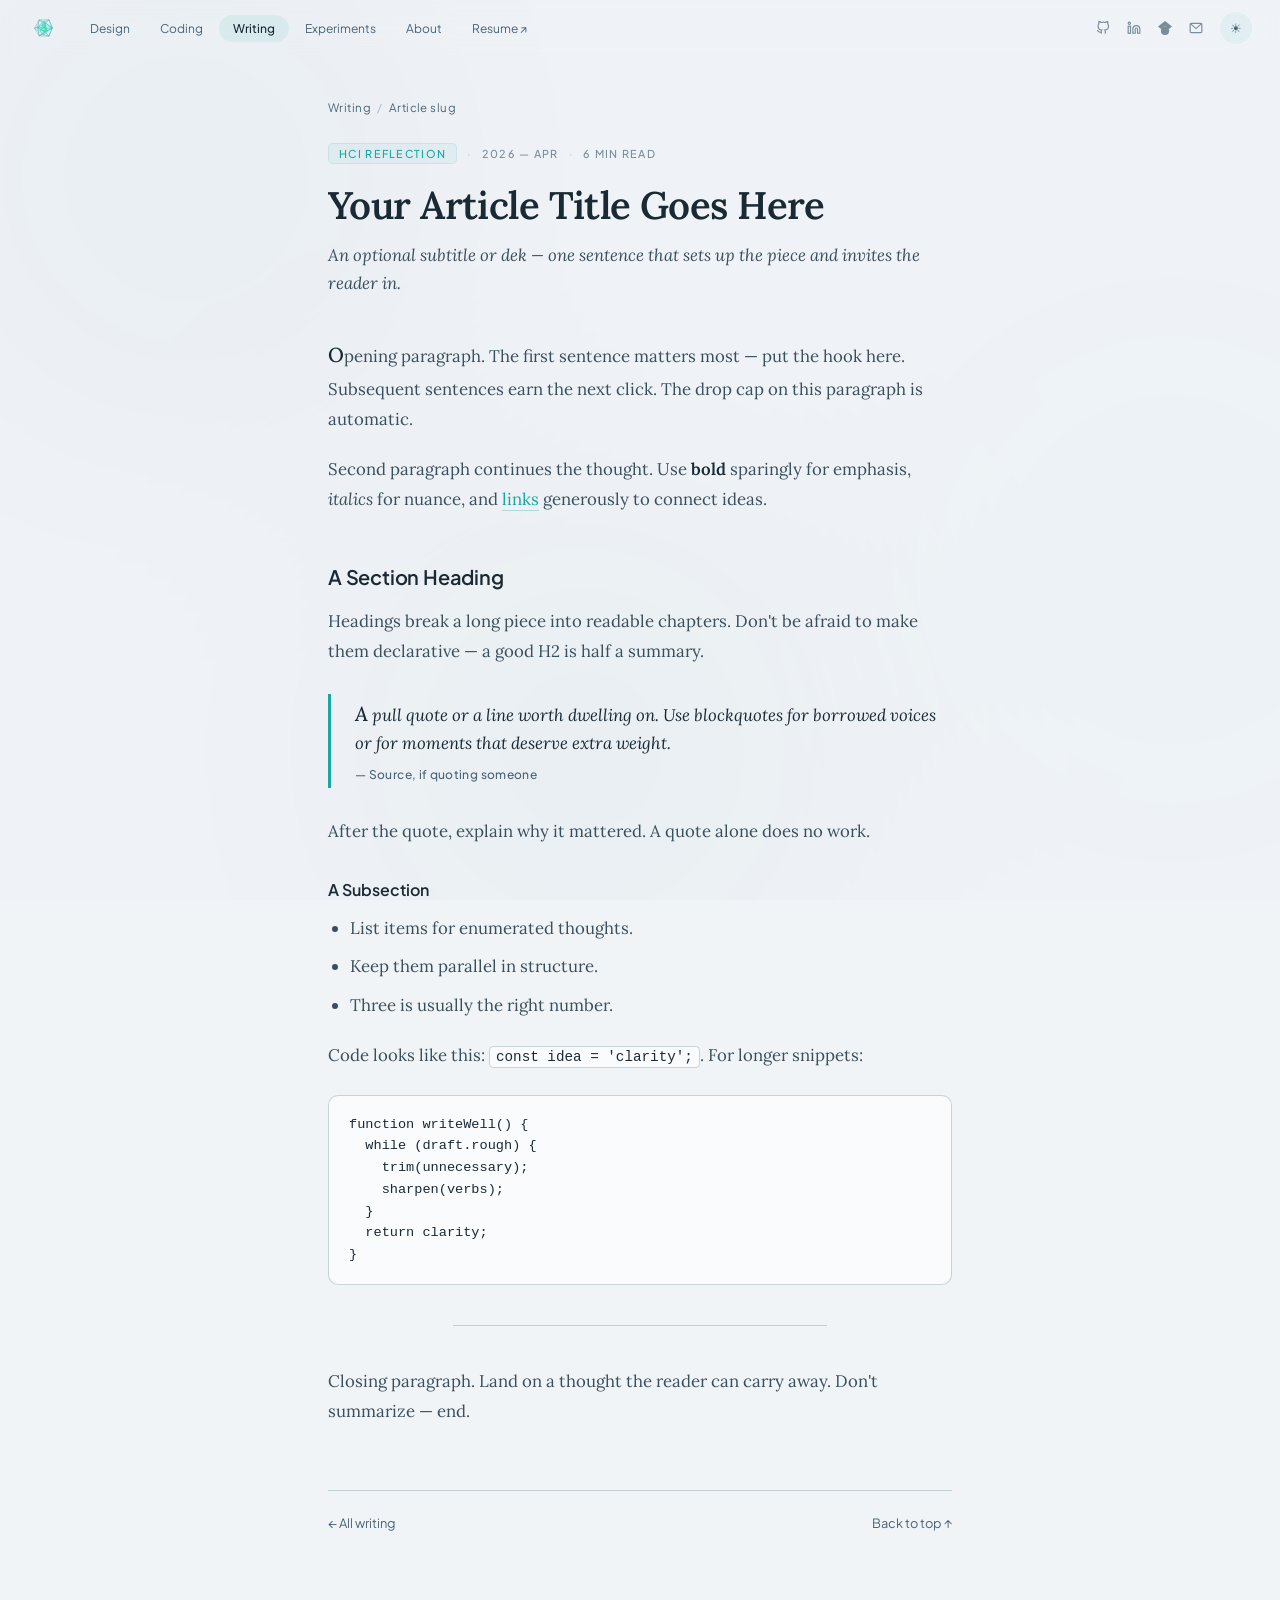
<file: writing/_template.html>
<!DOCTYPE html>
<html lang="en" data-theme="light">
<head>
<meta charset="UTF-8">
<meta name="viewport" content="width=device-width, initial-scale=1.0">
<title>Article Title · Yunning (Riley) Tang</title>
<link rel="icon" type="image/svg+xml" href="../assets/favicon.svg">
<link rel="preconnect" href="https://fonts.googleapis.com">
<link href="https://fonts.googleapis.com/css2?family=Plus+Jakarta+Sans:wght@300;400;500;600;700&family=Lora:ital,wght@0,400;0,500;0,600;1,400&display=swap" rel="stylesheet">
<style>
*,*::before,*::after{margin:0;padding:0;box-sizing:border-box}
html[data-theme="dark"]{--bg:#12141a;--text:#d8e6ed;--text-2:#8faab8;--text-3:#6a7e8c;--text-4:#3a4650;--glass:rgba(26,30,36,0.6);--glass-b:rgba(60,68,78,0.7);--glass-bh:rgba(100,112,128,0.6);--card-bg:rgba(26,29,34,0.72);--tag-bg:rgba(16,18,24,0.5);--teal:#5fd4b0}
html[data-theme="light"]{--bg:#f0f4f7;--text:#1a2a35;--text-2:#3a4f5c;--text-3:#4a6476;--text-4:#7a8e9a;--glass:rgba(255,255,255,0.55);--glass-b:rgba(20,80,80,0.22);--glass-bh:rgba(20,80,80,0.38);--card-bg:rgba(255,255,255,0.6);--tag-bg:rgba(255,255,255,0.6)}
:root{--teal:#18a8a2;--green:#18e0a0;--cyan:#38d8c8;--blue:#2878e8;--font:'Plus Jakarta Sans',-apple-system,BlinkMacSystemFont,'Segoe UI',sans-serif;--serif:'Lora',Georgia,serif}
html{scroll-behavior:smooth}
body{font-family:var(--font);background:var(--bg);color:var(--text);overflow-x:hidden;-webkit-font-smoothing:antialiased;transition:background .5s,color .5s;scrollbar-width:thin;scrollbar-color:rgba(128,128,128,.2) transparent}
body::-webkit-scrollbar{width:6px}body::-webkit-scrollbar-track{background:transparent}body::-webkit-scrollbar-thumb{background:rgba(128,128,128,.2);border-radius:3px}
a{text-decoration:none;color:inherit}a,button{cursor:pointer}
#rippleCanvas{position:fixed;inset:0;z-index:0;pointer-events:none}
.ocean{position:fixed;inset:0;z-index:0;overflow:hidden;pointer-events:none;transition:opacity .5s}
html[data-theme="light"] .ocean{opacity:.12}
html[data-theme="dark"] .ocean{opacity:.18}
.ocean .b{position:absolute;border-radius:50%;filter:blur(140px)}
.b1{width:500px;height:500px;background:radial-gradient(circle,rgba(8,56,92,.7),transparent 70%);top:-8%;left:-5%;animation:d1 28s ease-in-out infinite}
.b2{width:420px;height:420px;background:radial-gradient(circle,rgba(24,168,162,.45),transparent 70%);top:40%;right:-8%;animation:d2 33s ease-in-out infinite}
.b3{width:550px;height:550px;background:radial-gradient(circle,rgba(6,72,56,.55),transparent 70%);bottom:-14%;left:24%;animation:d3 37s ease-in-out infinite}
@keyframes d1{0%,100%{transform:translate(0,0) scale(1)}33%{transform:translate(50px,80px) scale(1.06)}66%{transform:translate(20px,120px) scale(.95)}}
@keyframes d2{0%,100%{transform:translate(0,0) scale(1)}33%{transform:translate(-60px,30px) scale(1.05)}66%{transform:translate(-80px,-40px) scale(1.08)}}
@keyframes d3{0%,100%{transform:translate(0,0) scale(1)}50%{transform:translate(50px,-60px) scale(1.05)}}

.topbar{position:fixed;top:0;left:0;right:0;height:56px;z-index:50;display:flex;align-items:center;justify-content:space-between;padding:0 28px;backdrop-filter:blur(20px) saturate(1.1);-webkit-backdrop-filter:blur(20px) saturate(1.1);background:transparent}
.topbar-left{display:flex;align-items:center;gap:16px}
.topbar-logo{width:32px;height:32px;display:flex;align-items:center;justify-content:center;text-decoration:none;flex-shrink:0;transition:transform .35s cubic-bezier(.23,1,.32,1)}
.topbar-logo:hover{transform:scale(1.12)}
.topbar-logo canvas{display:block}
.topbar-nav{display:flex;align-items:center;gap:2px}
.topbar-nav a{font-size:.75rem;font-weight:400;color:var(--text-3);text-decoration:none;padding:6px 14px;border-radius:20px;transition:all .35s cubic-bezier(.23,1,.32,1);white-space:nowrap}
.topbar-nav a:hover{color:var(--text);background:rgba(24,168,162,.06)}
.topbar-nav a.active{color:var(--text);font-weight:500;background:rgba(24,168,162,.08)}
.topbar-right{display:flex;align-items:center;gap:10px}
.topbar-right .socials{display:flex;gap:3px}
.topbar-right .socials a{width:28px;height:28px;border-radius:6px;display:flex;align-items:center;justify-content:center;color:var(--text-4);text-decoration:none;transition:all .3s}
.topbar-right .socials a:hover{color:var(--teal);background:rgba(24,168,162,.06)}
.topbar-right .socials a svg{width:14px;height:14px}
.theme-glass{width:32px;height:32px;border-radius:50%;border:none;background:rgba(24,168,162,.06);color:var(--text-3);display:flex;align-items:center;justify-content:center;font-size:.8rem;transition:all .35s cubic-bezier(.23,1,.32,1);overflow:hidden;position:relative}
.theme-glass:hover{transform:scale(1.08);color:var(--teal);background:rgba(24,168,162,.1)}
.theme-glass .im,.theme-glass .is{position:absolute;transition:all .4s cubic-bezier(.23,1,.32,1)}
html[data-theme="dark"] .theme-glass .is{opacity:0;transform:rotate(90deg) scale(.4)}
html[data-theme="dark"] .theme-glass .im{opacity:1;transform:rotate(0) scale(1)}
html[data-theme="light"] .theme-glass .is{opacity:1;transform:rotate(0) scale(1)}
html[data-theme="light"] .theme-glass .im{opacity:0;transform:rotate(-90deg) scale(.4)}

.hamburger{display:none;width:36px;height:36px;border:none;background:none;color:var(--text-2);flex-direction:column;align-items:center;justify-content:center;gap:5px;border-radius:50%;transition:all .3s}
.hamburger:hover{color:var(--text)}
.hamburger span{display:block;width:18px;height:1.5px;background:currentColor;border-radius:1px;transition:all .3s}
.mobile-menu{display:none;position:fixed;top:56px;left:0;right:0;z-index:49;padding:12px 20px 16px;backdrop-filter:blur(24px) saturate(1.1);-webkit-backdrop-filter:blur(24px) saturate(1.1);background:var(--glass);border-bottom:1px solid var(--glass-b);transform:translateY(-100%);opacity:0;transition:transform .3s cubic-bezier(.23,1,.32,1),opacity .3s}
.mobile-menu.open{transform:translateY(0);opacity:1}
.mobile-menu a{display:block;font-size:.8125rem;color:var(--text-2);text-decoration:none;padding:10px 12px;border-radius:10px;transition:all .25s}
.mobile-menu a:hover,.mobile-menu a.active{color:var(--text);background:rgba(24,168,162,.06)}
.mobile-menu .mob-socials{display:flex;gap:6px;padding:10px 12px 0;border-top:1px solid var(--glass-b);margin-top:8px}
.mobile-menu .mob-socials a{display:flex;width:28px;height:28px;padding:0;align-items:center;justify-content:center;border-radius:6px}
.mobile-menu .mob-socials a svg{width:14px;height:14px}

/* ===== ARTICLE ===== */
.content{position:relative;z-index:1;max-width:680px;margin:0 auto;padding:100px 28px 80px}

.breadcrumb{font-size:.72rem;color:var(--text-3);margin-bottom:28px;display:flex;align-items:center;gap:6px;letter-spacing:.04em}
.breadcrumb a{color:var(--text-3);transition:color .3s}.breadcrumb a:hover{color:var(--teal)}
.breadcrumb .sep{opacity:.4}

.art-header{margin-bottom:40px}
.art-header .meta{display:flex;align-items:center;gap:10px;margin-bottom:18px;font-size:.68rem;letter-spacing:.12em;text-transform:uppercase;color:var(--text-4);font-weight:500}
.art-header .meta .tag{color:var(--teal);padding:3px 10px;border-radius:5px;background:rgba(24,168,162,.06);border:1px solid rgba(24,168,162,.12)}
.art-header .meta .dot{opacity:.4}
.art-header h1{font-family:var(--serif);font-size:clamp(1.7rem,3.6vw,2.4rem);font-weight:600;line-height:1.2;letter-spacing:-.015em;margin-bottom:14px;color:var(--text)}
.art-header .subtitle{font-family:var(--serif);font-style:italic;font-size:1.05rem;font-weight:400;color:var(--text-2);line-height:1.65}

/* Body */
article{font-family:var(--serif);font-size:1.05rem;font-weight:400;color:var(--text-2);line-height:1.8}
article p{margin-bottom:20px}
article p:first-of-type::first-letter{font-size:1.2em;font-weight:500;color:var(--text)}
article strong{color:var(--text);font-weight:600}
article em{font-style:italic}
article a{color:var(--teal);border-bottom:1px solid rgba(24,168,162,.3);transition:border-color .3s}
article a:hover{border-bottom-color:var(--teal)}
article h2{font-family:var(--font);font-size:1.25rem;font-weight:600;color:var(--text);letter-spacing:-.01em;margin:48px 0 16px;line-height:1.35}
article h3{font-family:var(--font);font-size:1rem;font-weight:600;color:var(--text);margin:32px 0 12px;line-height:1.4}
article ul,article ol{padding-left:22px;margin:0 0 20px}
article li{margin-bottom:8px}
article ul{list-style:disc}
article ol{list-style:decimal}
article blockquote{margin:28px 0;padding:4px 0 4px 24px;border-left:3px solid var(--teal);font-family:var(--serif);font-style:italic;color:var(--text);font-size:1.05rem;line-height:1.6}
article blockquote p{margin-bottom:6px}
article blockquote cite{display:block;font-style:normal;font-family:var(--font);font-size:.75rem;font-weight:500;color:var(--text-3);margin-top:8px;letter-spacing:.03em}
article code{font-family:'SF Mono','Monaco','Menlo',monospace;font-size:.85em;background:var(--tag-bg);padding:2px 6px;border-radius:4px;color:var(--text);border:1px solid var(--glass-b)}
article pre{background:var(--card-bg);border:1px solid var(--glass-b);border-radius:10px;padding:18px 20px;overflow-x:auto;margin:24px 0;font-family:'SF Mono','Monaco','Menlo',monospace;font-size:.85rem;line-height:1.6;color:var(--text)}
article pre code{background:none;padding:0;border:none;font-size:inherit}
article hr{border:none;border-top:1px solid var(--glass-b);margin:40px auto;width:60%}
article figure{margin:28px 0}
article figure img{width:100%;border-radius:10px;border:1px solid var(--glass-b)}
article figure figcaption{font-family:var(--font);font-size:.75rem;color:var(--text-3);text-align:center;margin-top:10px;font-style:italic}

/* Footer */
.art-footer{margin-top:64px;padding-top:24px;border-top:1px solid var(--glass-b);display:flex;justify-content:space-between;align-items:center;font-size:.8rem}
.art-footer a{color:var(--text-3);transition:color .3s}
.art-footer a:hover{color:var(--teal)}

.fi{opacity:0;transform:translateY(20px);transition:opacity .55s,transform .55s}.fi.vis{opacity:1;transform:translateY(0)}

@media(max-width:700px){
  .topbar-nav,.topbar-right .socials{display:none}
  .hamburger{display:flex}
  .mobile-menu{display:block}
  .content{padding:80px 18px 60px}
  article{font-size:1rem}
}
</style>
</head>
<body>
<canvas id="rippleCanvas"></canvas>
<div class="ocean"><div class="b b1"></div><div class="b b2"></div><div class="b b3"></div></div>

<header class="topbar">
  <div class="topbar-left">
    <button class="hamburger" id="menuBtn" aria-label="Menu"><span></span><span></span><span></span></button>
    <a href="../index.html" class="topbar-logo" aria-label="Home"><canvas></canvas></a>
    <nav class="topbar-nav">
      <a href="../design.html">Design</a>
      <a href="../coding.html">Coding</a>
      <a href="../writing.html" class="active">Writing</a>
      <a href="../index.html#experiments">Experiments</a>
      <a href="../about.html">About</a>
      <a href="../assets/resume.pdf" target="_blank" rel="noopener noreferrer">Resume ↗</a>
    </nav>
  </div>
  <div class="topbar-right">
    <div class="socials">
      <a href="https://github.com/yunningtang" title="GitHub"><svg viewBox="0 0 24 24" fill="none" stroke="currentColor" stroke-width="2"><path d="M9 19c-5 1.5-5-2.5-7-3m14 6v-3.87a3.37 3.37 0 0 0-.94-2.61c3.14-.35 6.44-1.54 6.44-7A5.44 5.44 0 0 0 20 4.77 5.07 5.07 0 0 0 19.91 1S18.73.65 16 2.48a13.38 13.38 0 0 0-7 0C6.27.65 5.09 1 5.09 1A5.07 5.07 0 0 0 5 4.77a5.44 5.44 0 0 0-1.5 3.78c0 5.42 3.3 6.61 6.44 7A3.37 3.37 0 0 0 9 18.13V22"/></svg></a>
      <a href="#" title="LinkedIn"><svg viewBox="0 0 24 24" fill="none" stroke="currentColor" stroke-width="2"><path d="M16 8a6 6 0 0 1 6 6v7h-4v-7a2 2 0 0 0-4 0v7h-4v-7a6 6 0 0 1 6-6z"/><rect x="2" y="9" width="4" height="12"/><circle cx="4" cy="4" r="2"/></svg></a>
      <a href="#" title="Google Scholar"><svg viewBox="0 0 24 24" fill="currentColor" stroke="none"><path d="M5.242 13.769L0 9.5 12 0l12 9.5-5.242 4.269C17.548 11.249 14.978 9.5 12 9.5c-2.977 0-5.548 1.748-6.758 4.269zM12 10a7 7 0 1 0 0 14 7 7 0 0 0 0-14z"/></svg></a>
      <a href="#" title="Email"><svg viewBox="0 0 24 24" fill="none" stroke="currentColor" stroke-width="2"><rect x="2" y="4" width="20" height="16" rx="2"/><polyline points="22,4 12,13 2,4"/></svg></a>
    </div>
    <button class="theme-glass" id="themeBtn"><span class="im">☾</span><span class="is">☀</span></button>
  </div>
</header>

<div class="mobile-menu" id="mobileMenu">
  <a href="../design.html">Design Projects</a>
  <a href="../coding.html">Coding Projects</a>
  <a href="../writing.html" class="active">Writing</a>
  <a href="../index.html#experiments">Experiments / Arts</a>
  <a href="../about.html">About</a>
  <a href="../assets/resume.pdf" target="_blank" rel="noopener noreferrer">Resume / CV ↗</a>
  <div class="mob-socials">
    <a href="https://github.com/yunningtang" title="GitHub"><svg viewBox="0 0 24 24" fill="none" stroke="currentColor" stroke-width="2"><path d="M9 19c-5 1.5-5-2.5-7-3m14 6v-3.87a3.37 3.37 0 0 0-.94-2.61c3.14-.35 6.44-1.54 6.44-7A5.44 5.44 0 0 0 20 4.77 5.07 5.07 0 0 0 19.91 1S18.73.65 16 2.48a13.38 13.38 0 0 0-7 0C6.27.65 5.09 1 5.09 1A5.07 5.07 0 0 0 5 4.77a5.44 5.44 0 0 0-1.5 3.78c0 5.42 3.3 6.61 6.44 7A3.37 3.37 0 0 0 9 18.13V22"/></svg></a>
    <a href="#" title="LinkedIn"><svg viewBox="0 0 24 24" fill="none" stroke="currentColor" stroke-width="2"><path d="M16 8a6 6 0 0 1 6 6v7h-4v-7a2 2 0 0 0-4 0v7h-4v-7a6 6 0 0 1 6-6z"/><rect x="2" y="9" width="4" height="12"/><circle cx="4" cy="4" r="2"/></svg></a>
    <a href="#" title="Google Scholar"><svg viewBox="0 0 24 24" fill="currentColor" stroke="none"><path d="M5.242 13.769L0 9.5 12 0l12 9.5-5.242 4.269C17.548 11.249 14.978 9.5 12 9.5c-2.977 0-5.548 1.748-6.758 4.269zM12 10a7 7 0 1 0 0 14 7 7 0 0 0 0-14z"/></svg></a>
    <a href="#" title="Email"><svg viewBox="0 0 24 24" fill="none" stroke="currentColor" stroke-width="2"><rect x="2" y="4" width="20" height="16" rx="2"/><polyline points="22,4 12,13 2,4"/></svg></a>
  </div>
</div>

<main class="content">
  <div class="breadcrumb fi"><a href="../writing.html">Writing</a> <span class="sep">/</span> <span>Article slug</span></div>

  <div class="art-header fi">
    <div class="meta">
      <span class="tag">HCI Reflection</span>
      <span class="dot">·</span>
      <span>2026 — Apr</span>
      <span class="dot">·</span>
      <span>6 min read</span>
    </div>
    <h1>Your Article Title Goes Here</h1>
    <p class="subtitle">An optional subtitle or dek — one sentence that sets up the piece and invites the reader in.</p>
  </div>

  <article class="fi">
    <p>Opening paragraph. The first sentence matters most — put the hook here. Subsequent sentences earn the next click. The drop cap on this paragraph is automatic.</p>

    <p>Second paragraph continues the thought. Use <strong>bold</strong> sparingly for emphasis, <em>italics</em> for nuance, and <a href="#">links</a> generously to connect ideas.</p>

    <h2>A Section Heading</h2>

    <p>Headings break a long piece into readable chapters. Don't be afraid to make them declarative — a good H2 is half a summary.</p>

    <blockquote>
      <p>A pull quote or a line worth dwelling on. Use blockquotes for borrowed voices or for moments that deserve extra weight.</p>
      <cite>— Source, if quoting someone</cite>
    </blockquote>

    <p>After the quote, explain why it mattered. A quote alone does no work.</p>

    <h3>A Subsection</h3>

    <ul>
      <li>List items for enumerated thoughts.</li>
      <li>Keep them parallel in structure.</li>
      <li>Three is usually the right number.</li>
    </ul>

    <p>Code looks like this: <code>const idea = 'clarity';</code>. For longer snippets:</p>

    <pre><code>function writeWell() {
  while (draft.rough) {
    trim(unnecessary);
    sharpen(verbs);
  }
  return clarity;
}</code></pre>

    <hr>

    <p>Closing paragraph. Land on a thought the reader can carry away. Don't summarize — end.</p>
  </article>

  <div class="art-footer fi">
    <a href="../writing.html">← All writing</a>
    <a href="#top">Back to top ↑</a>
  </div>
</main>

<script>
const html=document.documentElement;
document.getElementById('themeBtn').addEventListener('click',()=>{const n=html.dataset.theme==='dark'?'light':'dark';html.dataset.theme=n;try{localStorage.setItem('theme',n)}catch(e){}});
try{const s=localStorage.getItem('theme');if(s)html.dataset.theme=s}catch(e){}
document.getElementById('menuBtn').addEventListener('click',()=>{document.getElementById('mobileMenu').classList.toggle('open')});

// Topbar logo (nested sacred geometry, mirrors hero)
!function(){const cv=document.querySelector('.topbar-logo canvas');if(!cv)return;
const ct=cv.getContext('2d'),SZ=32,DPR=Math.min(devicePixelRatio,2);
cv.width=SZ*DPR;cv.height=SZ*DPR;cv.style.width=SZ+'px';cv.style.height=SZ+'px';ct.scale(DPR,DPR);
const PH=(1+Math.sqrt(5))/2,NI=1/Math.sqrt(PH+2),NT=1/Math.sqrt(3);
const VI=[[0,1,PH],[0,-1,PH],[0,1,-PH],[0,-1,-PH],[1,PH,0],[-1,PH,0],[1,-PH,0],[-1,-PH,0],[PH,0,1],[-PH,0,1],[PH,0,-1],[-PH,0,-1]].map(v=>v.map(a=>a*NI));
const EI=[[0,1],[0,4],[0,5],[0,8],[0,9],[1,6],[1,7],[1,8],[1,9],[2,3],[2,4],[2,5],[2,10],[2,11],[3,6],[3,7],[3,10],[3,11],[4,5],[4,8],[4,10],[5,9],[5,11],[6,7],[6,8],[6,10],[7,9],[7,11],[8,10],[9,11]];
const VO=[[1,0,0],[-1,0,0],[0,1,0],[0,-1,0],[0,0,1],[0,0,-1]];
const EO=[[0,2],[0,3],[0,4],[0,5],[1,2],[1,3],[1,4],[1,5],[2,4],[2,5],[3,4],[3,5]];
const VT=[[1,1,1],[1,-1,-1],[-1,1,-1],[-1,-1,1]].map(v=>v.map(a=>a*NT));
const ET=[[0,1],[0,2],[0,3],[1,2],[1,3],[2,3]];
const CX=SZ/2,CY=SZ/2;
function dr(V,E,r,ly,lz,rgb,op,pY,pX){const c1=Math.cos(ly),s1=Math.sin(ly),c2=Math.cos(lz),s2=Math.sin(lz),cY=Math.cos(pY),sY=Math.sin(pY),cX=Math.cos(pX),sX=Math.sin(pX);
const P=V.map(([a,b,c])=>{const a1=a*c1+c*s1,c3=-a*s1+c*c1,a2=a1*c2-b*s2,b1=a1*s2+b*c2,x1=a2*cY+c3*sY,z1=-a2*sY+c3*cY,y2=b1*cX-z1*sX,z2=b1*sX+z1*cX,p=1/(1+z2*.15);return[CX+x1*r*p,CY+y2*r*p,z2]});
const es=E.map(([a,b])=>({a,b,z:(P[a][2]+P[b][2])/2}));es.sort((a,b)=>a.z-b.z);
es.forEach(({a,b,z})=>{const d=(z+1)/2;ct.strokeStyle=`rgba(${rgb},${Math.min(1,op*(.35+d*.85))})`;ct.lineWidth=1;ct.beginPath();ct.moveTo(P[a][0],P[a][1]);ct.lineTo(P[b][0],P[b][1]);ct.stroke()})}
let t=0;function lp(){requestAnimationFrame(lp);t+=.006;ct.clearRect(0,0,SZ,SZ);const dk=html.dataset.theme==='dark',B=SZ*.22;
dr(VI,EI,B*1.35,0,0,'24,168,162',dk?.45:.5,t,t*.4);
dr(VO,EO,B*1.0,-t*.5,t*.3,'56,216,200',dk?.6:.62,t,t*.4);
dr(VT,ET,B*.65,t*.8,t*.4,'24,224,160',dk?.75:.78,t,t*.4)}lp()}();

// Ripple
!function(){const rc=document.getElementById('rippleCanvas'),rx=rc.getContext('2d');let W,H,b1,b2,img;
function init(){W=Math.floor(innerWidth/4);H=Math.floor(innerHeight/4);rc.width=innerWidth;rc.height=innerHeight;b1=new Int16Array(W*H);b2=new Int16Array(W*H);img=rx.createImageData(W,H)}
init();addEventListener('resize',init);
function drop(cx,cy,r,s){cx=Math.floor(cx/4);cy=Math.floor(cy/4);for(let y=cy-r;y<cy+r;y++)for(let x=cx-r;x<cx+r;x++)if(x>=0&&x<W&&y>=0&&y<H&&(x-cx)*(x-cx)+(y-cy)*(y-cy)<r*r)b1[y*W+x]+=s}
let lt=0;document.addEventListener('mousemove',e=>{const n=Date.now();if(n-lt>60){drop(e.clientX,e.clientY,3,100);lt=n}},true);
addEventListener('click',e=>drop(e.clientX,e.clientY,6,400));
setInterval(()=>drop(Math.random()*W*4,Math.random()*H*4,2+Math.random()*3,60+Math.random()*80),2500);
function step(){requestAnimationFrame(step);const dk=html.dataset.theme==='dark';const bR=dk?5:240,bG=dk?11:244,bB=dk?16:247;
for(let i=W+1;i<W*(H-1)-1;i++){b2[i]=((b1[i-1]+b1[i+1]+b1[i-W]+b1[i+W])>>1)-b2[i];b2[i]-=b2[i]>>5}
const d=img.data;for(let i=0;i<W*H;i++){const v=b2[i],sh=Math.max(-30,Math.min(30,v>>3));d[i*4]=Math.min(255,Math.max(0,bR+sh+(dk&&v>12?v>>4:0)));d[i*4+1]=Math.min(255,Math.max(0,bG+sh+(dk&&v>12?v>>3:0)));d[i*4+2]=Math.min(255,Math.max(0,bB+sh+(dk&&v>12?v>>3:0)+(dk&&v>20?4:0)));d[i*4+3]=dk?22:14}
rx.putImageData(img,0,0);rx.save();rx.globalCompositeOperation='copy';rx.drawImage(rc,0,0,W,H,0,0,rc.width,rc.height);rx.restore();
const t=b1;b1=b2;b2=t}step()}();

const obs=new IntersectionObserver(en=>{en.forEach(e=>{if(e.isIntersecting){setTimeout(()=>e.target.classList.add('vis'),+(e.target.dataset.delay||0));obs.unobserve(e.target)}})},{threshold:.08});
document.querySelectorAll('.fi').forEach(el=>obs.observe(el));
</script>
</body>
</html>
</file>
